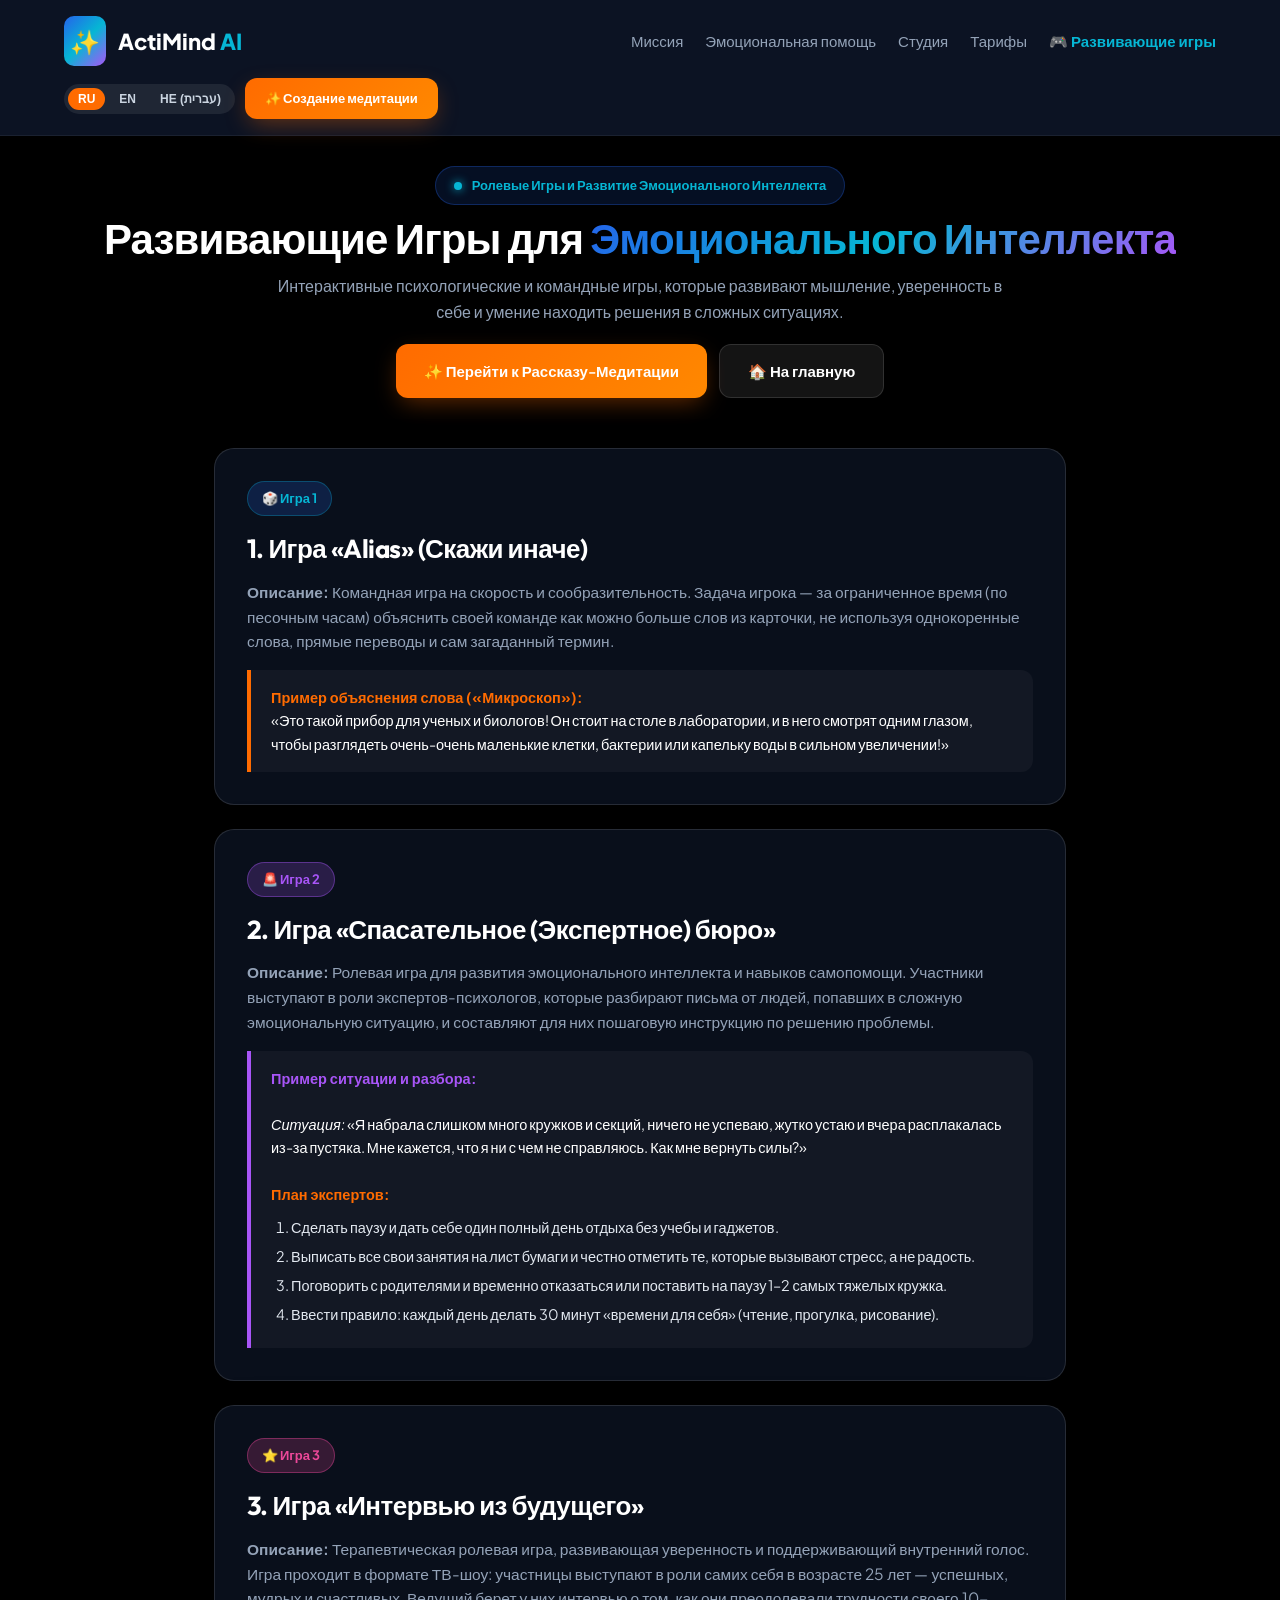
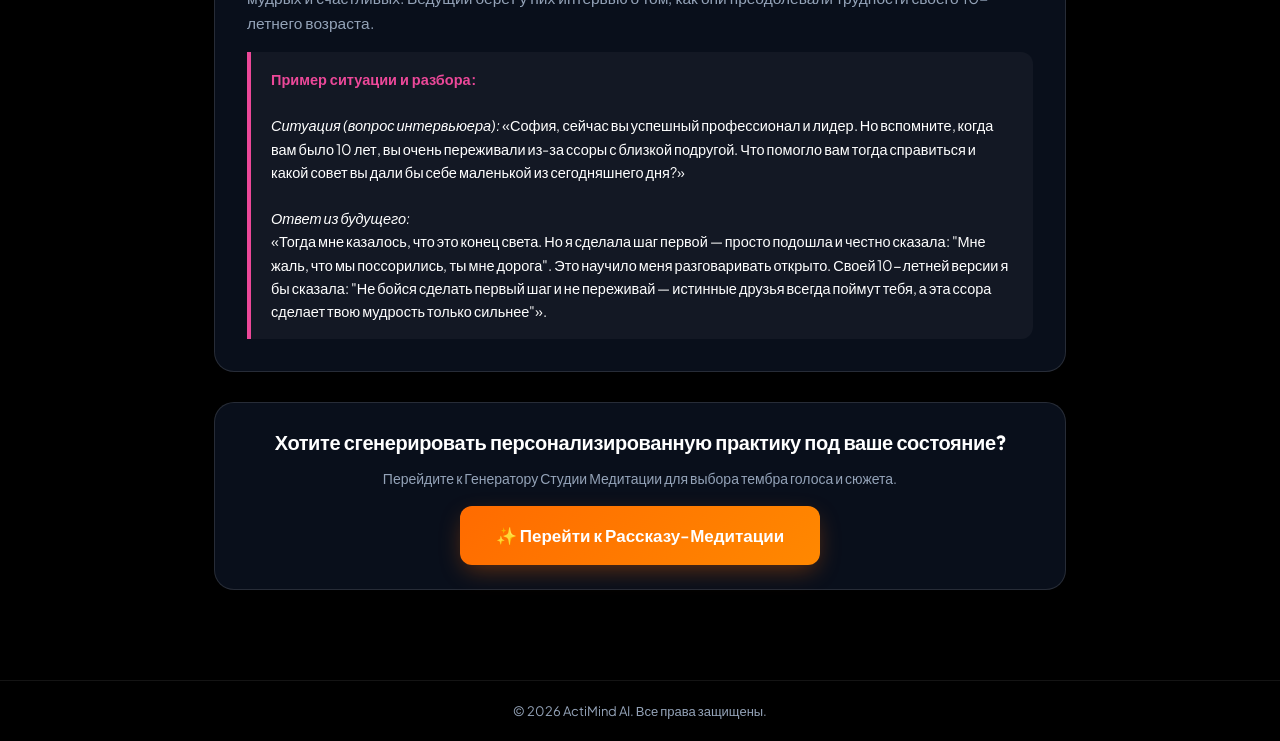
<file: games.html>
<!DOCTYPE html>
<html lang="ru" dir="ltr">
<head>
  <meta charset="UTF-8">
  <meta name="viewport" content="width=device-width, initial-scale=1.0">
  <title>Развивающие игры — ActiMind AI</title>
  <meta name="description" content="Развивающие ролевые игры и игры для развития эмоционального интеллекта детей: Alias, Спасательное бюро и Интервью из будущего.">
  <link rel="preconnect" href="https://fonts.googleapis.com">
  <link rel="preconnect" href="https://fonts.gstatic.com" crossorigin>
  <link href="https://fonts.googleapis.com/css2?family=Plus+Jakarta+Sans:wght@300;400;500;600;700;800&family=Outfit:wght@400;500;600;700;800&display=swap" rel="stylesheet">
  <link rel="stylesheet" href="styles.css">
  <style>
    .game-card {
      background: var(--bg-card);
      backdrop-filter: blur(16px);
      -webkit-backdrop-filter: blur(16px);
      border: 1px solid var(--bg-card-border);
      border-radius: var(--radius-card);
      padding: 32px;
      margin-bottom: 24px;
      box-shadow: 0 20px 40px rgba(0, 0, 0, 0.6);
      transition: transform 0.3s ease, border-color 0.3s ease;
    }
    .game-card:hover {
      border-color: rgba(37, 99, 235, 0.5);
      transform: translateY(-4px);
    }
    .game-badge {
      display: inline-block;
      background: rgba(37, 99, 235, 0.2);
      color: var(--color-cyan);
      border: 1px solid rgba(6, 182, 212, 0.3);
      padding: 6px 14px;
      border-radius: 20px;
      font-size: 13px;
      font-weight: 700;
      margin-bottom: 12px;
    }
    .example-box {
      background: rgba(255, 255, 255, 0.04);
      border-left: 4px solid var(--color-orange);
      padding: 16px 20px;
      border-radius: 0 12px 12px 0;
      margin-top: 16px;
      font-size: 14.5px;
      line-height: 1.6;
    }
    .example-box strong {
      color: var(--color-orange);
    }
    .step-list {
      margin-top: 10px;
      padding-left: 20px;
    }
    .step-list li {
      margin-bottom: 6px;
      color: #E2E8F0;
    }
  </style>
</head>
<body>

  <!-- Header / Navigation -->
  <header class="navbar">
    <div class="container nav-container">
      <a href="index.html" class="logo">
        <div class="logo-icon">✨</div>
        <span class="logo-text">ActiMind <span class="logo-accent">AI</span></span>
      </a>

      <nav class="nav-links">
        <a href="index.html#missions" data-i18n="nav_mission">Миссия</a>
        <a href="index.html#modes" data-i18n="nav_modes">Эмоциональная помощь</a>
        <a href="index.html#generator" data-i18n="nav_generator">Студия</a>
        <a href="index.html#pricing" data-i18n="nav_pricing">Тарифы</a>
        <a href="games.html" style="color: var(--color-cyan); font-weight: 700;" data-i18n="nav_games">🎮 Развивающие игры</a>
      </nav>

      <div class="nav-controls" style="display: flex; align-items: center; gap: 10px;">
        <div class="lang-switcher" style="display: flex; gap: 4px; background: rgba(255,255,255,0.08); padding: 4px; border-radius: 20px;">
          <button class="lang-btn active" onclick="switchGamesLanguage('ru', this)" style="border: none; background: #FF6B00; color: #fff; padding: 4px 10px; border-radius: 14px; font-weight: 700; cursor: pointer; font-size: 12px;">RU</button>
          <button class="lang-btn" onclick="switchGamesLanguage('en', this)" style="border: none; background: transparent; color: #cbd5e1; padding: 4px 10px; border-radius: 14px; font-weight: 700; cursor: pointer; font-size: 12px;">EN</button>
          <button class="lang-btn" onclick="switchGamesLanguage('he', this)" style="border: none; background: transparent; color: #cbd5e1; padding: 4px 10px; border-radius: 14px; font-weight: 700; cursor: pointer; font-size: 12px;">HE (עברית)</button>
        </div>
        <a href="index.html#generator" class="btn btn-primary btn-orange btn-sm" data-i18n="btn_create_med">✨ Создание медитации</a>
      </div>
    </div>
  </header>

  <!-- Main Hero Banner for Games -->
  <section class="hero-section" style="padding: 30px 0 20px;">
    <div class="container text-center">
      <div class="badge-pill" style="margin-bottom: 10px;">
        <span class="pulse-dot"></span>
        <span data-i18n="games_badge">Ролевые Игры и Развитие Эмоционального Интеллекта</span>
      </div>
      <h1 class="hero-title" style="font-size: 42px; margin-bottom: 10px;" data-i18n="games_hero_title">
        Развивающие Игры для <span class="text-gradient">Эмоционального Интеллекта</span>
      </h1>
      <p class="hero-subtitle" style="max-width: 750px; margin: 0 auto 20px; font-size: 16px;" data-i18n="games_hero_sub">
        Интерактивные психологические и командные игры, которые развивают мышление, уверенность в себе и умение находить решения в сложных ситуациях.
      </p>

      <div style="display: flex; gap: 12px; justify-content: center; flex-wrap: wrap; margin-bottom: 20px;">
        <a href="index.html#generator" class="btn btn-primary btn-orange btn-md" data-i18n="btn_go_med">
          ✨ Перейти к Рассказу-Медитации
        </a>
        <a href="index.html" class="btn btn-secondary btn-md" data-i18n="btn_go_home">
          🏠 На главную
        </a>
      </div>
    </div>
  </section>

  <!-- Games Content Section -->
  <section class="section" style="padding-top: 10px;">
    <div class="container" style="max-width: 900px;">
      
      <!-- Game 1: Alias -->
      <div class="game-card">
        <span class="game-badge" data-i18n="g1_badge">🎲 Игра 1</span>
        <h2 style="font-size: 26px; margin-bottom: 10px; color: #FFF;" data-i18n="g1_title">1. Игра «Alias» (Скажи иначе)</h2>
        <p style="font-size: 15.5px; color: var(--text-muted); margin-bottom: 14px;" data-i18n="g1_desc">
          <strong>Описание:</strong> Командная игра на скорость и сообразительность. Задача игрока — за ограниченное время (по песочным часам) объяснить своей команде как можно больше слов из карточки, не используя однокоренные слова, прямые переводы и сам загаданный термин.
        </p>

        <div class="example-box" data-i18n="g1_ex">
          <strong>Пример объяснения слова («Микроскоп»):</strong><br>
          «Это такой прибор для ученых и биологов! Он стоит на столе в лаборатории, и в него смотрят одним глазом, чтобы разглядеть очень-очень маленькие клетки, бактерии или капельку воды в сильном увеличении!»
        </div>
      </div>

      <!-- Game 2: Rescue Bureau -->
      <div class="game-card">
        <span class="game-badge" style="background: rgba(168, 85, 247, 0.2); color: var(--color-purple); border-color: rgba(168, 85, 247, 0.4);" data-i18n="g2_badge">🚨 Игра 2</span>
        <h2 style="font-size: 26px; margin-bottom: 10px; color: #FFF;" data-i18n="g2_title">2. Игра «Спасательное (Экспертное) бюро»</h2>
        <p style="font-size: 15.5px; color: var(--text-muted); margin-bottom: 14px;" data-i18n="g2_desc">
          <strong>Описание:</strong> Ролевая игра для развития эмоционального интеллекта и навыков самопомощи. Участники выступают в роли экспертов-психологов, которые разбирают письма от людей, попавших в сложную эмоциональную ситуацию, и составляют для них пошаговую инструкцию по решению проблемы.
        </p>

        <div class="example-box" style="border-left-color: var(--color-purple);" data-i18n="g2_ex">
          <strong style="color: var(--color-purple);">Пример ситуации и разбора:</strong><br><br>
          <em>Ситуация:</em> «Я набрала слишком много кружков и секций, ничего не успеваю, жутко устаю и вчера расплакалась из-за пустяка. Мне кажется, что я ни с чем не справляюсь. Как мне вернуть силы?»<br><br>
          <strong>План экспертов:</strong>
          <ol class="step-list">
            <li>Сделать паузу и дать себе один полный день отдыха без учебы и гаджетов.</li>
            <li>Выписать все свои занятия на лист бумаги и честно отметить те, которые вызывают стресс, а не радость.</li>
            <li>Поговорить с родителями и временно отказаться или поставить на паузу 1–2 самых тяжелых кружка.</li>
            <li>Ввести правило: каждый день делать 30 минут «времени для себя» (чтение, прогулка, рисование).</li>
          </ol>
        </div>
      </div>

      <!-- Game 3: Interview from Future -->
      <div class="game-card">
        <span class="game-badge" style="background: rgba(236, 72, 153, 0.2); color: var(--color-pink); border-color: rgba(236, 72, 153, 0.4);" data-i18n="g3_badge">⭐ Игра 3</span>
        <h2 style="font-size: 26px; margin-bottom: 10px; color: #FFF;" data-i18n="g3_title">3. Игра «Интервью из будущего»</h2>
        <p style="font-size: 15.5px; color: var(--text-muted); margin-bottom: 14px;" data-i18n="g3_desc">
          <strong>Описание:</strong> Терапевтическая ролевая игра, развивающая уверенность и поддерживающий внутренний голос. Игра проходит в формате ТВ-шоу: участницы выступают в роли самих себя в возрасте 25 лет — успешных, мудрых и счастливых. Ведущий берет у них интервью о том, как они преодолевали трудности своего 10-летнего возраста.
        </p>

        <div class="example-box" style="border-left-color: var(--color-pink);" data-i18n="g3_ex">
          <strong style="color: var(--color-pink);">Пример ситуации и разбора:</strong><br><br>
          <em>Ситуация (вопрос интервьюера):</em> «София, сейчас вы успешный профессионал и лидер. Но вспомните, когда вам было 10 лет, вы очень переживали из-за ссоры с близкой подругой. Что помогло вам тогда справиться и какой совет вы дали бы себе маленькой из сегодняшнего дня?»<br><br>
          <em>Ответ из будущего:</em><br>
          «Тогда мне казалось, что это конец света. Но я сделала шаг первой — просто подошла и честно сказала: "Мне жаль, что мы поссорились, ты мне дорога". Это научило меня разговаривать открыто. Своей 10-летней версии я бы сказала: "Не бойся сделать первый шаг и не переживай — истинные друзья всегда поймут тебя, а эта ссора сделает твою мудрость только сильнее"».
        </div>
      </div>

      <!-- Bottom Action Banner -->
      <div class="glass-card text-center" style="margin-top: 30px; padding: 24px;">
        <h3 style="font-size: 20px; margin-bottom: 8px;" data-i18n="games_bottom_cta_title">Хотите сгенерировать персонализированную практику под ваше состояние?</h3>
        <p style="color: var(--text-muted); font-size: 14px; margin-bottom: 16px;" data-i18n="games_bottom_cta_sub">Перейдите к Генератору Студии Медитации для выбора тембра голоса и сюжета.</p>
        <a href="index.html#generator" class="btn btn-primary btn-orange btn-lg" data-i18n="btn_go_med">
          ✨ Перейти к Рассказу-Медитации
        </a>
      </div>

    </div>
  </section>

  <!-- Footer -->
  <footer style="padding: 20px 0; border-top: 1px solid rgba(255,255,255,0.08); text-align: center; font-size: 13px; color: var(--text-muted);">
    <div class="container">
      <p data-i18n="games_copyright">© 2026 ActiMind AI. Все права защищены.</p>
    </div>
  </footer>

  <script>
    const gamesTranslations = {
      ru: {
        nav_mission: "Миссия",
        nav_modes: "Эмоциональная помощь",
        nav_generator: "Студия",
        nav_pricing: "Тарифы",
        nav_games: "🎮 Развивающие игры",
        btn_create_med: "✨ Создание медитации",
        games_badge: "Ролевые Игры и Развитие Эмоционального Интеллекта",
        games_hero_title: "Развивающие Игры для <span class=\"text-gradient\">Эмоционального Интеллекта</span>",
        games_hero_sub: "Интерактивные психологические и командные игры, которые развивают мышление, уверенность в себе и умение находить решения в сложных ситуациях.",
        btn_go_med: "✨ Перейти к Рассказу-Медитации",
        btn_go_home: "🏠 На главную",
        g1_badge: "🎲 Игра 1",
        g1_title: "1. Игра «Alias» (Скажи иначе)",
        g1_desc: "<strong>Описание:</strong> Командная игра на скорость и сообразительность. Задача игрока — за ограниченное время (по песочным часам) объяснить своей команде как можно больше слов из карточки, не используя однокоренные слова, прямые переводы и сам загаданный термин.",
        g1_ex: "<strong>Пример объяснения слова («Микроскоп»):</strong><br>«Это такой прибор для ученых и биологов! Он стоит на столе в лаборатории, и в него смотрят одним глазом, чтобы разглядеть очень-очень маленькие клетки, бактерии или капельку воды в сильном увеличении!»",
        g2_badge: "🚨 Игра 2",
        g2_title: "2. Игра «Спасательное (Экспертное) бюро»",
        g2_desc: "<strong>Описание:</strong> Ролевая игра для развития эмоционального интеллекта и навыков самопомощи. Участники выступают в роли экспертов-психологов, которые разбирают письма от людей, попавших в сложную эмоциональную ситуацию, и составляют для них пошаговую инструкцию по решению проблемы.",
        g2_ex: "<strong style=\"color: var(--color-purple);\">Пример ситуации и разбора:</strong><br><br><em>Ситуация:</em> «Я набрала слишком много кружков и секций, ничего не успеваю, жутко устаю и вчера расплакалась из-за пустяка. Мне кажется, что я ни с чем не справляюсь. Как мне вернуть силы?»<br><br><strong>План экспертов:</strong><ol class=\"step-list\"><li>Сделать паузу и дать себе один полный день отдыха без учебы и гаджетов.</li><li>Выписать все свои занятия на лист бумаги и честно отметить те, которые вызывают стресс, а не радость.</li><li>Поговорить с родителями и временно отказаться или поставить на паузу 1–2 самых тяжелых кружка.</li><li>Ввести правило: каждый день делать 30 минут «времени для себя» (чтение, прогулка, рисование).</li></ol>",
        g3_badge: "⭐ Игра 3",
        g3_title: "3. Игра «Интервью из будущего»",
        g3_desc: "<strong>Описание:</strong> Терапевтическая ролевая игра, развивающая уверенность и поддерживающий внутренний голос. Игра проходит в формате ТВ-шоу: участницы выступают в роли самих себя в возрасте 25 лет — успешных, мудрых и счастливых. Ведущий берет у них интервью о том, как они преодолевали трудности своего 10-летнего возраста.",
        g3_ex: "<strong style=\"color: var(--color-pink);\">Пример ситуации и разбора:</strong><br><br><em>Ситуация (вопрос интервьюера):</em> «София, сейчас вы успешный профессионал и лидер. Но вспомните, когда вам было 10 лет, вы очень переживали из-за ссоры с близкой подругой. Что помогло вам тогда справиться и какой совет вы дали бы себе маленькой из сегодняшнего дня?»<br><br><em>Ответ из будущего:</em><br>«Тогда мне казалось, что это конец света. Но я сделала шаг первой — просто подошла и честно сказала: \"Мне жаль, что мы поссорились, ты мне дорога\". Это научило меня разговаривать открыто. Своей 10-летней версии я бы сказала: \"Не бойся сделать первый шаг и не переживай — истинные друзья всегда поймут тебя, а эта ссора сделает твою мудрость только сильнее\"».",
        games_bottom_cta_title: "Хотите сгенерировать персонализированную практику под ваше состояние?",
        games_bottom_cta_sub: "Перейдите к Генератору Студии Медитации для выбора тембра голоса и сюжета.",
        games_copyright: "© 2026 ActiMind AI. Все права защищены."
      },
      en: {
        nav_mission: "Mission",
        nav_modes: "Emotional Support",
        nav_generator: "Studio",
        nav_pricing: "Pricing",
        nav_games: "🎮 Educational Games",
        btn_create_med: "✨ Create Meditation",
        games_badge: "Role-Playing Games & EQ Development",
        games_hero_title: "Educational Games for <span class=\"text-gradient\">Emotional Intelligence</span>",
        games_hero_sub: "Interactive psychological and team games that develop creative thinking, self-confidence, and proactive problem-solving.",
        btn_go_med: "✨ Go to Meditation Story",
        btn_go_home: "🏠 Home",
        g1_badge: "🎲 Game 1",
        g1_title: "1. \"Alias\" (Say it Differently)",
        g1_desc: "<strong>Description:</strong> A dynamic team game of wit and quick thinking. Players explain target words on cards without using root words, direct translations, or the word itself within a sand-timer countdown.",
        g1_ex: "<strong>Example explanation (\"Microscope\"):</strong><br>\"A scientific instrument in biology labs! You look through an eyepiece with one eye to inspect super tiny cells, bacteria, or a drop of pond water under immense magnification!\"",
        g2_badge: "🚨 Game 2",
        g2_title: "2. \"Rescue & Psychological Expert Bureau\"",
        g2_desc: "<strong>Description:</strong> A role-play game cultivating empathy and self-regulation. Participants act as expert psychologists analyzing letters from children facing emotional difficulties to craft actionable resolution guides.",
        g2_ex: "<strong style=\"color: var(--color-purple);\">Case Example:</strong><br><br><em>Situation:</em> \"I took too many after-school clubs, feel exhausted, and cried over nothing yesterday. How do I regain my strength?\"<br><br><strong>Expert Plan:</strong><ol class=\"step-list\"><li>Take a full day of screen-free restorative rest.</li><li>Write down all commitments and highlight those causing distress.</li><li>Consult parents to pause 1-2 demanding activities.</li><li>Adopt daily 30-minute self-care windows (reading, walking, drawing).</li></ol>",
        g3_badge: "⭐ Game 3",
        g3_title: "3. \"Interview from the Future\"",
        g3_desc: "<strong>Description:</strong> A therapeutic role-playing game building self-confidence and a nurturing inner voice. In a TV-show format, participants portray their 25-year-old wise, fulfilled selves mentoring their 10-year-old childhood self.",
        g3_ex: "<strong style=\"color: var(--color-pink);\">Interview Transcript:</strong><br><br><em>Interviewer:</em> \"Sophia, as a thriving leader today, what wisdom would you give your 10-year-old self who felt devastated after a friendship quarrel?\"<br><br><em>Future Self:</em> \"It felt like the end of the world back then, but taking the initiative to say 'I value our friendship' taught me open communication. Never fear making the first step—true friends will understand, and every challenge only deepens your wisdom.\"",
        games_bottom_cta_title: "Ready to generate a tailored meditation for your child?",
        games_bottom_cta_sub: "Explore the Meditation Studio Generator to customize voice timbre and soothing storylines.",
        games_copyright: "© 2026 ActiMind AI. All rights reserved."
      },
      he: {
        nav_mission: "משימה",
        nav_modes: "תמיכה רגשית",
        nav_generator: "סטודיו",
        nav_pricing: "מחירון",
        nav_games: "🎮 משחקים מפתחים",
        btn_create_med: "✨ יצירת מדיטציה",
        games_badge: "משחקי תפקידים ופיתוח אינטליגנציה רגשית",
        games_hero_title: "משחקים מפתחים עבור <span class=\"text-gradient\">אינטליגנציה רגשית</span>",
        games_hero_sub: "משחקים פסיכולוגיים וקבוצתיים אינטראקטיביים המפתחים חשיבה גמישה, ביטחון עצמי ומציאת פתרונות במצבים מורכבים.",
        btn_go_med: "✨ מעבר לסיפור המדיטציה",
        btn_go_home: "🏠 לדף הבית",
        g1_badge: "🎲 משחק 1",
        g1_title: "1. משחק «Alias» (תאר במילים אחרות)",
        g1_desc: "<strong>תיאור:</strong> משחק קבוצתי מהיר לפיתוח מהירות מחשבה ושפה. המטרה היא להסביר כמה שיותר מילים מהכרטיסייה בזמן מוגבל, מבלי להשתמש במילה עצמה או בשרשיה.",
        g1_ex: "<strong>דוגמה להסבר מילה (״מיקרוסקופ״):</strong><br>״זה מכשיר שמשמש מדענים וביולוגים במעבדה! מביטים בו בעין אחת כדי לראות תאים זעירים מאוד, חיידקים או טיפת מים בהגדלה ענקית!״",
        g2_badge: "🚨 משחק 2",
        g2_title: "2. משחק «לשכת המומחים וההצלה»",
        g2_desc: "<strong>תיאור:</strong> משחק תפקידים לפיתוח אמפתיה ועזרה עצמית. המשתתפים פועלים כמומחים פסיכולוגים המנתחים מכתבים מילדים שנקלעו למצוקה רגשית ובונים עבורם תוכנית פעולה מעשית.",
        g2_ex: "<strong style=\"color: var(--color-purple);\">דוגמה למקרה וניתוח:</strong><br><br><em>המקרה:</em> ״נרשמתי ליותר מדי חוגים, אני לא עומדת בעומס ובכיתי אתמול משטות. איך להחזיר לעצמי כוחות?״<br><br><strong>תוכנית המומחים:</strong><ol class=\"step-list\"><li>לקחת יום שלם של מנוחה ללא לימודים ומסכים.</li><li>לרשום את כל הפעילויות ולסמן מה גורם ללחץ ולא להנאה.</li><li>לשוחח עם ההורים ולהקפיא זמנית 1-2 חוגים עמוסים.</li><li>להקדיש 30 דקות ביום לפעילות אישית מרגיעה (קריאה, טיול, ציור).</li></ol>",
        g3_badge: "⭐ משחק 3",
        g3_title: "3. משחק «ראיון מהעתיד»",
        g3_desc: "<strong>תיאור:</strong> משחק תפקידים טיפולי לפיתוח קול פנימי תומך וביטחון עצמי. בפורמט של תוכנית טלוויזיה, המשתתפות מגלמות את עצמן בגיל 25 — חכמות ומאושרות — ומספרות כיצד התגברו על משברים בגיל 10.",
        g3_ex: "<strong style=\"color: var(--color-pink);\">תמליל ראיון:</strong><br><br><em>המראיין:</em> ״סופיה, כמובילה מצליחה כיום, איזה טיעון היית נותנת לעצמך בגיל 10 כשהיית במשבר מריבה עם חברה?״<br><br><em>העצמי מהעתיד:</em> ״אז זה נראה כמו סוף העולם, אך עשיתי את הצעד הראשון ואמרתי בכנות שחשוב לי הקשר שלנו. אל תפחדי ליזום — חברים אמיתיים תמיד יבינו, וכל קושי רק מחזק את החוכמה שלך.״",
        games_bottom_cta_title: "רוצים ליצור תרגול מדיטציה מותאם אישית למצבכם?",
        games_bottom_cta_sub: "עברו לסטודיו מחולל המדיטציות לבחירת גוון הקול והעלילה המרגיעה.",
        games_copyright: "© 2026 ActiMind AI. כל הזכויות שמורות."
      }
    };

    function switchGamesLanguage(langKey, btnEl) {
      document.querySelectorAll('.lang-btn').forEach(btn => {
        btn.style.background = 'transparent';
        btn.style.color = '#cbd5e1';
        btn.classList.remove('active');
      });

      if (btnEl) {
        btnEl.style.background = '#FF6B00';
        btnEl.style.color = '#fff';
        btnEl.classList.add('active');
      }

      if (langKey === 'he') {
        document.documentElement.setAttribute('dir', 'rtl');
        document.documentElement.setAttribute('lang', 'he');
      } else {
        document.documentElement.setAttribute('dir', 'ltr');
        document.documentElement.setAttribute('lang', langKey);
      }

      const dict = gamesTranslations[langKey];
      if (dict) {
        document.querySelectorAll('[data-i18n]').forEach(el => {
          const key = el.getAttribute('data-i18n');
          if (dict[key]) {
            el.innerHTML = dict[key];
          }
        });
      }
    }

    window.switchGamesLanguage = switchGamesLanguage;
  </script>
</body>
</html>
</file>
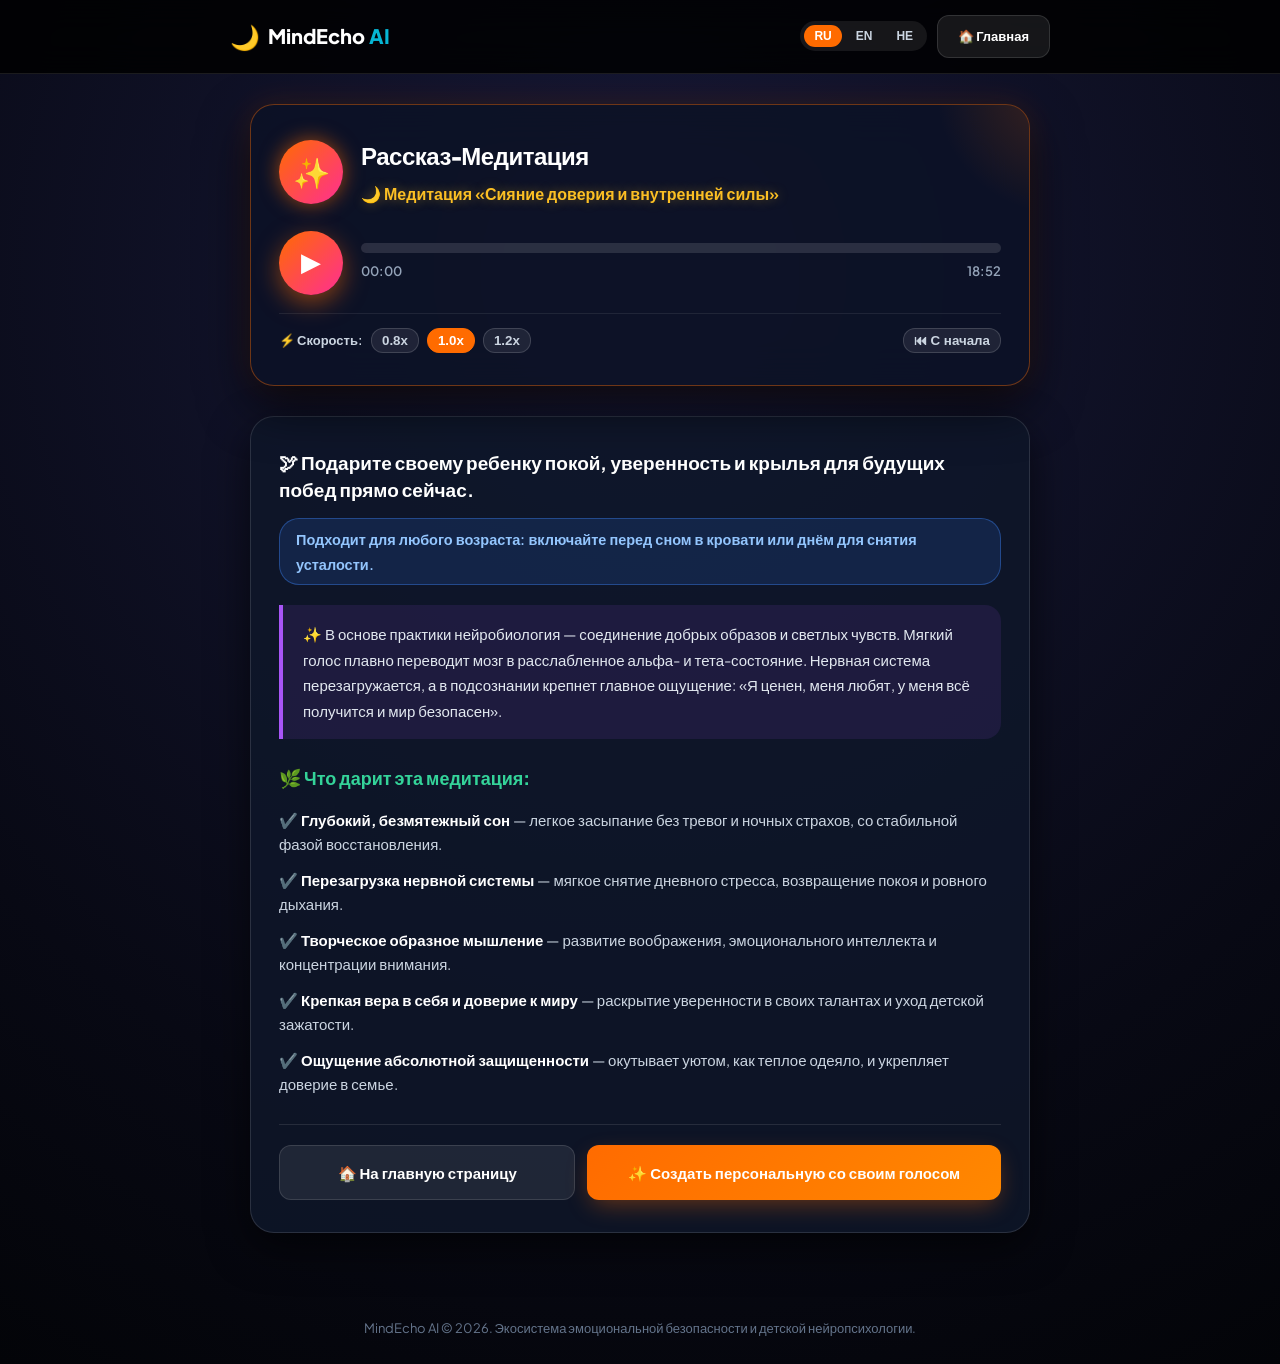
<file: meditation.html>
﻿<!DOCTYPE html>
<html lang="ru" dir="ltr">
<head>
  <meta charset="UTF-8">
  <meta name="viewport" content="width=device-width, initial-scale=1.0">
  <title>🌙 Медитация «Сияние доверия и внутренней силы» — MindEcho AI</title>
  <meta name="description" content="Рассказ-медитация для детей и родителей: глубокий сон, снятие дневного стресса, развитие эмоционального интеллекта и уверенности.">
  <link rel="preconnect" href="https://fonts.googleapis.com">
  <link rel="preconnect" href="https://fonts.gstatic.com" crossorigin>
  <link href="https://fonts.googleapis.com/css2?family=Plus+Jakarta+Sans:wght@300;400;500;600;700;800&family=Outfit:wght@400;500;600;700;800&display=swap" rel="stylesheet">
  <link rel="stylesheet" href="styles.css">
  <style>
    :root {
      --bg-space: #070913;
      --card-bg: rgba(15, 23, 42, 0.85);
      --accent-gold: #fbbf24;
      --accent-purple: #a855f7;
    }
    body {
      background: radial-gradient(circle at 50% 20%, #171938 0%, #080914 70%, #030408 100%) !important;
      color: #ffffff;
      min-height: 100vh;
      display: flex;
      flex-direction: column;
      font-family: 'Plus Jakarta Sans', sans-serif;
    }
    .med-container {
      max-width: 820px;
      margin: 0 auto;
      padding: 30px 20px 60px 20px;
      width: 100%;
    }
    .med-player-card {
      background: rgba(13, 18, 38, 0.9);
      border: 1px solid rgba(255, 107, 0, 0.4);
      border-radius: 24px;
      padding: 32px 28px;
      box-shadow: 0 20px 50px rgba(0, 0, 0, 0.7), 0 0 30px rgba(255, 107, 0, 0.15);
      backdrop-filter: blur(20px);
      -webkit-backdrop-filter: blur(20px);
      margin-bottom: 30px;
      position: relative;
      overflow: hidden;
    }
    .med-player-card::before {
      content: '';
      position: absolute;
      top: -50%;
      right: -20%;
      width: 250px;
      height: 250px;
      background: radial-gradient(circle, rgba(255, 107, 0, 0.2) 0%, transparent 70%);
      pointer-events: none;
    }
    .player-header-flex {
      display: flex;
      align-items: center;
      gap: 18px;
      margin-bottom: 24px;
    }
    .disc-spin-large {
      width: 64px;
      height: 64px;
      border-radius: 50%;
      background: linear-gradient(135deg, #FF6B00, #FF2E93);
      display: flex;
      align-items: center;
      justify-content: center;
      font-size: 30px;
      box-shadow: 0 0 20px rgba(255, 107, 0, 0.6);
      flex-shrink: 0;
      animation: spin 8s linear infinite;
    }
    .disc-spin-large.paused {
      animation-play-state: paused;
    }
    @keyframes spin {
      100% { transform: rotate(360deg); }
    }
    .player-titles h2 {
      font-size: 24px;
      font-weight: 800;
      color: #ffffff;
      margin: 0 0 6px 0;
      letter-spacing: -0.5px;
    }
    .player-titles p {
      font-size: 16px;
      font-weight: 600;
      color: #fbbf24;
      margin: 0;
      text-shadow: 0 0 12px rgba(251, 191, 36, 0.4);
    }
    .controls-row {
      display: flex;
      align-items: center;
      gap: 18px;
      margin-top: 20px;
    }
    .btn-play-large {
      width: 64px;
      height: 64px;
      border-radius: 50%;
      background: linear-gradient(135deg, #FF6B00 0%, #FF2E93 100%);
      border: none;
      color: #ffffff;
      font-size: 26px;
      cursor: pointer;
      display: flex;
      align-items: center;
      justify-content: center;
      box-shadow: 0 8px 25px rgba(255, 107, 0, 0.5);
      transition: transform 0.2s, box-shadow 0.2s;
      flex-shrink: 0;
    }
    .btn-play-large:hover {
      transform: scale(1.06);
      box-shadow: 0 10px 30px rgba(255, 107, 0, 0.7);
    }
    .progress-wrapper {
      flex: 1;
      display: flex;
      flex-direction: column;
      gap: 8px;
    }
    .progress-bar-interactive {
      width: 100%;
      height: 10px;
      background: rgba(255, 255, 255, 0.12);
      border-radius: 6px;
      position: relative;
      cursor: pointer;
      overflow: hidden;
    }
    .progress-fill-active {
      width: 0%;
      height: 100%;
      background: linear-gradient(90deg, #FF6B00, #FF2E93, #a855f7);
      border-radius: 6px;
      transition: width 0.15s linear;
    }
    .time-indicators {
      display: flex;
      justify-content: space-between;
      font-size: 13px;
      color: #94a3b8;
      font-weight: 600;
    }
    .extra-controls {
      display: flex;
      justify-content: space-between;
      align-items: center;
      margin-top: 18px;
      padding-top: 14px;
      border-top: 1px solid rgba(255, 255, 255, 0.08);
      font-size: 13px;
      color: #cbd5e1;
    }
    .speed-btn {
      background: rgba(255, 255, 255, 0.08);
      border: 1px solid rgba(255, 255, 255, 0.15);
      color: #cbd5e1;
      padding: 4px 10px;
      border-radius: 12px;
      cursor: pointer;
      font-weight: 600;
      transition: all 0.2s;
    }
    .speed-btn:hover, .speed-btn.active {
      background: #FF6B00;
      color: #fff;
      border-color: #FF6B00;
    }
    .desc-card {
      background: var(--card-bg);
      border: 1px solid rgba(255, 255, 255, 0.12);
      border-radius: 24px;
      padding: 32px 28px;
      box-shadow: 0 15px 40px rgba(0, 0, 0, 0.6);
      line-height: 1.7;
    }
    .intro-banner {
      font-size: 19px;
      font-weight: 700;
      color: #ffffff;
      margin-bottom: 14px;
      line-height: 1.45;
    }
    .suitable-badge {
      display: inline-block;
      background: rgba(59, 130, 246, 0.15);
      border: 1px solid rgba(59, 130, 246, 0.4);
      color: #93c5fd;
      padding: 8px 16px;
      border-radius: 20px;
      font-size: 14.5px;
      font-weight: 600;
      margin-bottom: 20px;
    }
    .neuro-box {
      background: rgba(168, 85, 247, 0.1);
      border-left: 4px solid #a855f7;
      padding: 16px 20px;
      border-radius: 0 16px 16px 0;
      margin-bottom: 24px;
      color: #e2e8f0;
      font-size: 15px;
    }
    [dir="rtl"] .neuro-box {
      border-left: none;
      border-right: 4px solid #a855f7;
      border-radius: 16px 0 0 16px;
    }
    .benefits-title {
      font-size: 18px;
      font-weight: 800;
      color: #34d399;
      margin-bottom: 14px;
    }
    .benefits-list {
      list-style: none;
      padding: 0;
      margin: 0 0 28px 0;
      display: flex;
      flex-direction: column;
      gap: 12px;
    }
    .benefits-list li {
      font-size: 15px;
      color: #cbd5e1;
      padding-left: 0;
      line-height: 1.6;
    }
    .benefits-list li strong {
      color: #ffffff;
    }
    .action-row {
      display: flex;
      gap: 12px;
      flex-wrap: wrap;
      margin-top: 24px;
      padding-top: 20px;
      border-top: 1px solid rgba(255, 255, 255, 0.1);
    }
  </style>
</head>
<body>
  <!-- Navbar -->
  <nav class="navbar" style="background: rgba(0,0,0,0.85); backdrop-filter: blur(16px); border-bottom: 1px solid rgba(255,255,255,0.1); padding: 15px 0; position: sticky; top: 0; z-index: 100;">
    <div class="container" style="display: flex; justify-content: space-between; align-items: center; max-width: 860px; margin: 0 auto; padding: 0 20px;">
      <a href="index.html" class="logo" style="text-decoration: none; display: flex; align-items: center; gap: 8px;">
        <span style="font-size: 24px;">🌙</span>
        <span class="logo-text" style="font-size: 20px; font-weight: 800; color: #fff;">MindEcho <span style="color: var(--color-cyan);">AI</span></span>
      </a>
      <div style="display: flex; align-items: center; gap: 10px;">
        <div class="lang-switcher" style="display: flex; gap: 4px; background: rgba(255,255,255,0.08); padding: 4px; border-radius: 20px;">
          <button class="lang-btn active" onclick="switchMedLanguage('ru', this)" style="border: none; background: #FF6B00; color: #fff; padding: 4px 10px; border-radius: 14px; font-weight: 700; cursor: pointer; font-size: 12px;">RU</button>
          <button class="lang-btn" onclick="switchMedLanguage('en', this)" style="border: none; background: transparent; color: #cbd5e1; padding: 4px 10px; border-radius: 14px; font-weight: 700; cursor: pointer; font-size: 12px;">EN</button>
          <button class="lang-btn" onclick="switchMedLanguage('he', this)" style="border: none; background: transparent; color: #cbd5e1; padding: 4px 10px; border-radius: 14px; font-weight: 700; cursor: pointer; font-size: 12px;">HE</button>
        </div>
        <a href="index.html" class="btn btn-secondary btn-sm" style="text-decoration: none;" data-i18n="nav_home">🏠 Главная</a>
      </div>
    </div>
  </nav>

  <!-- Main Content Container -->
  <main class="med-container">
    <!-- Standalone Player Card -->
    <div class="med-player-card">
      <div class="player-header-flex">
        <div id="disc-spin" class="disc-spin-large paused">✨</div>
        <div class="player-titles">
          <h2 id="med-title" data-i18n="player_title">Рассказ-Медитация</h2>
          <p id="med-subtitle" data-i18n="player_sub">🌙 Медитация «Сияние доверия и внутренней силы»</p>
        </div>
      </div>

      <!-- Controls & Progress -->
      <div class="controls-row">
        <button id="med-play-btn" class="btn-play-large" onclick="toggleMedAudio()" aria-label="Play audio">▶</button>
        <div class="progress-wrapper">
          <div id="med-progress-bar" class="progress-bar-interactive" onclick="seekMedAudio(event)">
            <div id="med-progress-fill" class="progress-fill-active"></div>
          </div>
          <div class="time-indicators">
            <span id="med-time-current">00:00</span>
            <span id="med-time-total">--:--</span>
          </div>
        </div>
      </div>

      <!-- Extra Controls (Speed & Replay) -->
      <div class="extra-controls">
        <div style="display: flex; align-items: center; gap: 8px;">
          <span data-i18n="lbl_speed" style="font-weight: 600;">⚡ Скорость:</span>
          <button class="speed-btn" onclick="setMedSpeed(0.8, this)">0.8x</button>
          <button class="speed-btn active" onclick="setMedSpeed(1.0, this)">1.0x</button>
          <button class="speed-btn" onclick="setMedSpeed(1.2, this)">1.2x</button>
        </div>
        <div>
          <button class="speed-btn" onclick="restartMedAudio()" data-i18n="btn_restart">⏮ С начала</button>
        </div>
      </div>
    </div>

    <!-- Meditation Detailed Description Card -->
    <div class="desc-card">
      <div class="intro-banner" data-i18n="med_intro">
        🕊 Подарите своему ребенку покой, уверенность и крылья для будущих побед прямо сейчас.
      </div>

      <div class="suitable-badge" data-i18n="med_suitable">
        Подходит для любого возраста: включайте перед сном в кровати или днём для снятия усталости.
      </div>

      <div class="neuro-box" data-i18n="med_neuro">
        ✨ В основе практики нейробиология — соединение добрых образов и светлых чувств. Мягкий голос плавно переводит мозг в расслабленное альфа- и тета-состояние. Нервная система перезагружается, а в подсознании крепнет главное ощущение: «Я ценен, меня любят, у меня всё получится и мир безопасен».
      </div>

      <div class="benefits-title" data-i18n="benefits_title">
        🌿 Что дарит эта медитация:
      </div>

      <ul class="benefits-list">
        <li data-i18n="b1">✔️ <strong>Глубокий, безмятежный сон</strong> — легкое засыпание без тревог и ночных страхов, со стабильной фазой восстановления.</li>
        <li data-i18n="b2">✔️ <strong>Перезагрузка нервной системы</strong> — мягкое снятие дневного стресса, возвращение покоя и ровного дыхания.</li>
        <li data-i18n="b3">✔️ <strong>Творческое образное мышление</strong> — развитие воображения, эмоционального интеллекта и концентрации внимания.</li>
        <li data-i18n="b4">✔️ <strong>Крепкая вера в себя и доверие к миру</strong> — раскрытие уверенности в своих талантах и уход детской зажатости.</li>
        <li data-i18n="b5">✔️ <strong>Ощущение абсолютной защищенности</strong> — окутывает уютом, как теплое одеяло, и укрепляет доверие в семье.</li>
      </ul>

      <div class="action-row">
        <a href="index.html" class="btn btn-secondary btn-md" style="flex: 1; min-width: 200px; text-align: center; text-decoration: none;" data-i18n="btn_home">🏠 На главную страницу</a>
        <a href="index.html#generator" class="btn btn-primary btn-md btn-orange" style="flex: 1.5; min-width: 240px; text-align: center; text-decoration: none;" data-i18n="btn_create_voice">✨ Создать персональную со своим голосом</a>
      </div>
    </div>
  </main>

  <footer style="text-align: center; padding: 25px 20px; color: #64748b; font-size: 13px;">
    MindEcho AI © 2026. Экосистема эмоциональной безопасности и детской нейропсихологии.
  </footer>

  <script>
    const MED_AUDIO_SRC = "meditation1.mp3";
    let medAudio = new Audio(MED_AUDIO_SRC);
    let isPlaying = false;

    const medTranslations = {
      ru: {
        nav_home: "🏠 Главная",
        player_title: "Рассказ-Медитация",
        player_sub: "🌙 Медитация «Сияние доверия и внутренней силы»",
        lbl_speed: "⚡ Скорость:",
        btn_restart: "⏮ С начала",
        med_intro: "🕊 Подарите своему ребенку покой, уверенность и крылья для будущих побед прямо сейчас.",
        med_suitable: "Подходит для любого возраста: включайте перед сном в кровати или днём для снятия усталости.",
        med_neuro: "✨ В основе практики нейробиология — соединение добрых образов и светлых чувств. Мягкий голос плавно переводит мозг в расслабленное альфа- и тета-состояние. Нервная система перезагружается, а в подсознании крепнет главное ощущение: «Я ценен, меня любят, у меня всё получится и мир безопасен».",
        benefits_title: "🌿 Что дарит эта медитация:",
        b1: "✔️ <strong>Глубокий, безмятежный сон</strong> — легкое засыпание без тревог и ночных страхов, со стабильной фазой восстановления.",
        b2: "✔️ <strong>Перезагрузка нервной системы</strong> — мягкое снятие дневного стресса, возвращение покоя и ровного дыхания.",
        b3: "✔️ <strong>Творческое образное мышление</strong> — развитие воображения, эмоционального интеллекта и концентрации внимания.",
        b4: "✔️ <strong>Крепкая вера в себя и доверие к миру</strong> — раскрытие уверенности в своих талантах и уход детской зажатости.",
        b5: "✔️ <strong>Ощущение абсолютной защищенности</strong> — окутывает уютом, как теплое одеяло, и укрепляет доверие в семье.",
        btn_home: "🏠 На главную страницу",
        btn_create_voice: "✨ Создать персональную со своим голосом"
      },
      en: {
        nav_home: "🏠 Home",
        player_title: "Story-Meditation",
        player_sub: "🌙 Meditation 'Radiance of Trust & Inner Strength'",
        lbl_speed: "⚡ Speed:",
        btn_restart: "⏮ Restart",
        med_intro: "🕊 Give your child peace, confidence, and wings for future victories right now.",
        med_suitable: "Suitable for all ages: play at bedtime in bed or during the day to relieve fatigue.",
        med_neuro: "✨ At the heart of the practice is neurobiology — the synthesis of warm imagery and uplifting emotions. The gentle soothing voice smoothly transitions the brain into relaxed alpha and theta states. The nervous system resets, anchoring the vital core belief in the subconscious: «I am valued, I am loved, I will succeed, and the world is safe».",
        benefits_title: "🌿 What this meditation provides:",
        b1: "✔️ <strong>Deep, serene sleep</strong> — easy falling asleep without anxiety or nightmares, with stable restorative phases.",
        b2: "✔️ <strong>Nervous system reset</strong> — gentle relief of daily stress, restoring calm and steady breathing.",
        b3: "✔️ <strong>Creative imaginative thinking</strong> — developing imagination, emotional intelligence (EQ), and sustained focus.",
        b4: "✔️ <strong>Strong self-belief & trust in the world</strong> — unlocking confidence in one's talents and eliminating childhood inhibitions.",
        b5: "✔️ <strong>Feeling of absolute security</strong> — wraps in comfort like a warm blanket and strengthens family bonds.",
        btn_home: "🏠 Back to Home",
        btn_create_voice: "✨ Create with Your Voice"
      },
      he: {
        nav_home: "🏠 ראשי",
        player_title: "סיפור-מדיטציה",
        player_sub: "🌙 מדיטציה «זוהר של אמון ועוצמה פנימית»",
        lbl_speed: "⚡ מהירות:",
        btn_restart: "⏮ מההתחלה",
        med_intro: "🕊 העניקו לילדכם שלווה, ביטחון עצמי וכנפיים להצלחה כבר עכשיו.",
        med_suitable: "מתאים לכל גיל: להשמעה לפני השינה במיטה או במהלך היום להפגת עייפות.",
        med_neuro: "✨ בבסיס התרגול עומדת נוירוביולוגיה — חיבור של דימויים מיטיבים ורגשות חיוביים. קול רך מעביר את המוח בעדינות למצב אלפא ותטא רגוע. מערכת העצבים מתאפסת, ובתת-המודע מתחזקת התחושה המרכזית: «אני בעל ערך, אני אהוב, אני אצליח והעולם בטוח עבורי».",
        benefits_title: "🌿 מה מעניקה המדיטציה הזו:",
        b1: "✔️ <strong>שינה עמוקה ושלווה</strong> — הירדמות קלה ללא חרדות או פחדי לילה, עם שלבי התאוששות יציבים.",
        b2: "✔️ <strong>איפוס מערכת העצבים</strong> — שחרור עדין ממתחי היום, החזרת השלווה ונשימה סדירה.",
        b3: "✔️ <strong>חשיבה יצירתית ודמיון מפותח</strong> — פיתוח אינטליגנציה רגשית (EQ), דמיון ומיקוד קשב.",
        b4: "✔️ <strong>אמונה עצמית חזקה ואמון בעולם</strong> — גילוי ביטחון בכישורים והסרת מחסומים רגשיים.",
        b5: "✔️ <strong>תחושת מוגנות מוחלטת</strong> — עוטפת בחמימות כמו שמיכה נעימה ומחזקת את האמון במשפחה.",
        btn_home: "🏠 חזרה לדף הראשי",
        btn_create_voice: "✨ צור מדיטציה בקולך האישי"
      }
    };

    function formatTime(seconds) {
      if (isNaN(seconds) || seconds === Infinity) return "00:00";
      const m = Math.floor(seconds / 60);
      const s = Math.floor(seconds % 60).toString().padStart(2, '0');
      return `${m}:${s}`;
    }

    function initMedPlayer() {
      const playBtn = document.getElementById('med-play-btn');
      const discSpin = document.getElementById('disc-spin');
      const progressFill = document.getElementById('med-progress-fill');
      const timeCur = document.getElementById('med-time-current');
      const timeTot = document.getElementById('med-time-total');

      medAudio.addEventListener('loadedmetadata', () => {
        timeTot.innerText = formatTime(medAudio.duration);
      });

      medAudio.addEventListener('timeupdate', () => {
        if (medAudio.duration) {
          const pct = (medAudio.currentTime / medAudio.duration) * 100;
          progressFill.style.width = pct + '%';
          timeCur.innerText = formatTime(medAudio.currentTime);
          timeTot.innerText = formatTime(medAudio.duration);
        }
      });

      medAudio.addEventListener('ended', () => {
        isPlaying = false;
        playBtn.innerText = "▶";
        discSpin.classList.add('paused');
        progressFill.style.width = "100%";
      });

      // Try autoplay on page entry
      const playPromise = medAudio.play();
      if (playPromise !== undefined) {
        playPromise.then(() => {
          isPlaying = true;
          playBtn.innerText = "⏸";
          discSpin.classList.remove('paused');
        }).catch(err => {
          console.log("Autoplay waiting for user interaction:", err);
          isPlaying = false;
          playBtn.innerText = "▶";
          discSpin.classList.add('paused');
        });
      }
    }

    function toggleMedAudio() {
      const playBtn = document.getElementById('med-play-btn');
      const discSpin = document.getElementById('disc-spin');

      if (isPlaying) {
        medAudio.pause();
        isPlaying = false;
        playBtn.innerText = "▶";
        discSpin.classList.add('paused');
      } else {
        medAudio.play().then(() => {
          isPlaying = true;
          playBtn.innerText = "⏸";
          discSpin.classList.remove('paused');
        }).catch(err => {
          console.error("Audio play error:", err);
        });
      }
    }

    function seekMedAudio(event) {
      const bar = document.getElementById('med-progress-bar');
      const rect = bar.getBoundingClientRect();
      const clickX = event.clientX - rect.left;
      const width = rect.width;
      if (width > 0 && medAudio.duration) {
        const ratio = Math.max(0, Math.min(1, clickX / width));
        medAudio.currentTime = ratio * medAudio.duration;
      }
    }

    function restartMedAudio() {
      medAudio.currentTime = 0;
      if (!isPlaying) {
        toggleMedAudio();
      }
    }

    function setMedSpeed(rate, btnEl) {
      medAudio.playbackRate = rate;
      document.querySelectorAll('.speed-btn').forEach(b => {
        if (b.innerText.includes('x')) b.classList.remove('active');
      });
      if (btnEl) btnEl.classList.add('active');
    }

    function switchMedLanguage(lang, btnEl) {
      const dict = medTranslations[lang];
      if (!dict) return;

      document.querySelectorAll('.lang-btn').forEach(b => {
        b.classList.remove('active');
        b.style.background = 'transparent';
        b.style.color = '#cbd5e1';
      });
      if (btnEl) {
        btnEl.classList.add('active');
        btnEl.style.background = '#FF6B00';
        btnEl.style.color = '#fff';
      }

      if (lang === 'he') {
        document.documentElement.setAttribute('dir', 'rtl');
        document.documentElement.setAttribute('lang', 'he');
      } else {
        document.documentElement.setAttribute('dir', 'ltr');
        document.documentElement.setAttribute('lang', lang);
      }

      document.querySelectorAll('[data-i18n]').forEach(el => {
        const key = el.getAttribute('data-i18n');
        if (dict[key]) {
          el.innerHTML = dict[key];
        }
      });
    }

    document.addEventListener('DOMContentLoaded', () => {
      initMedPlayer();
    });
  </script>
</body>
</html>
</file>
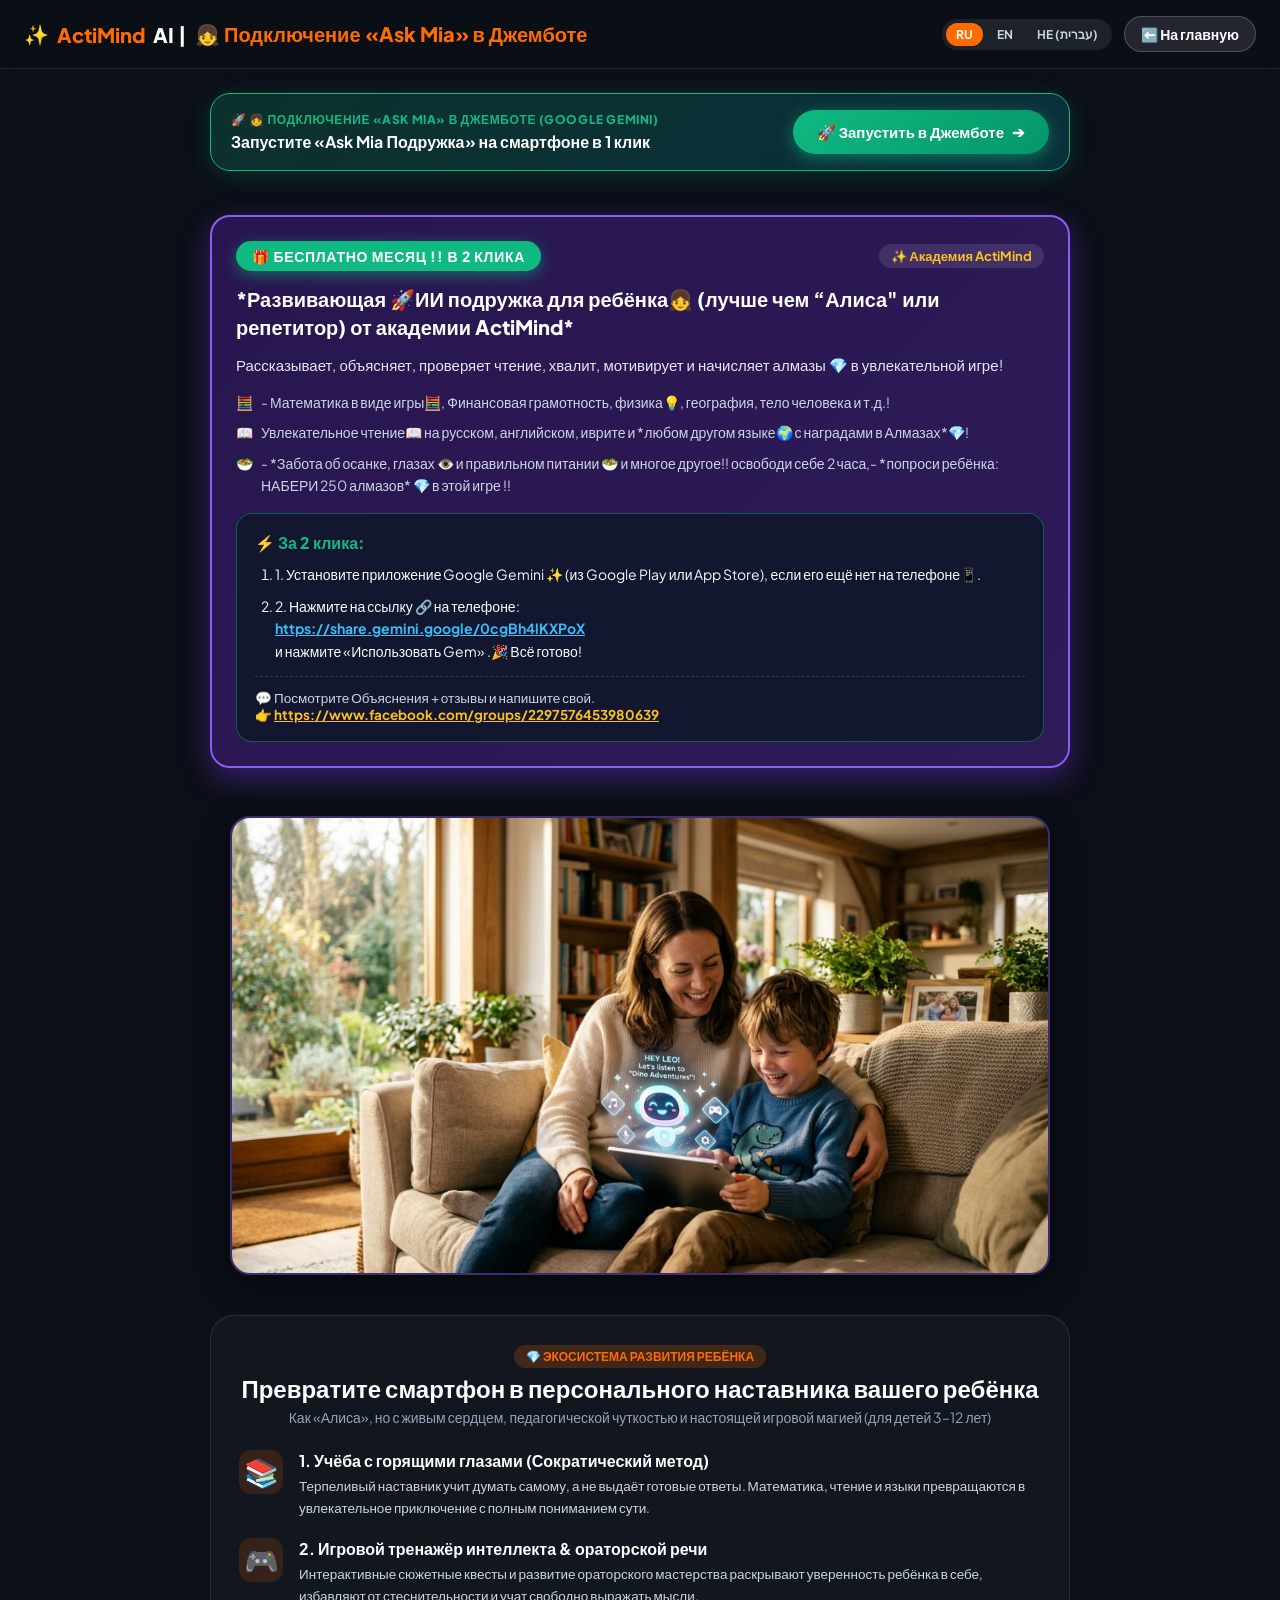
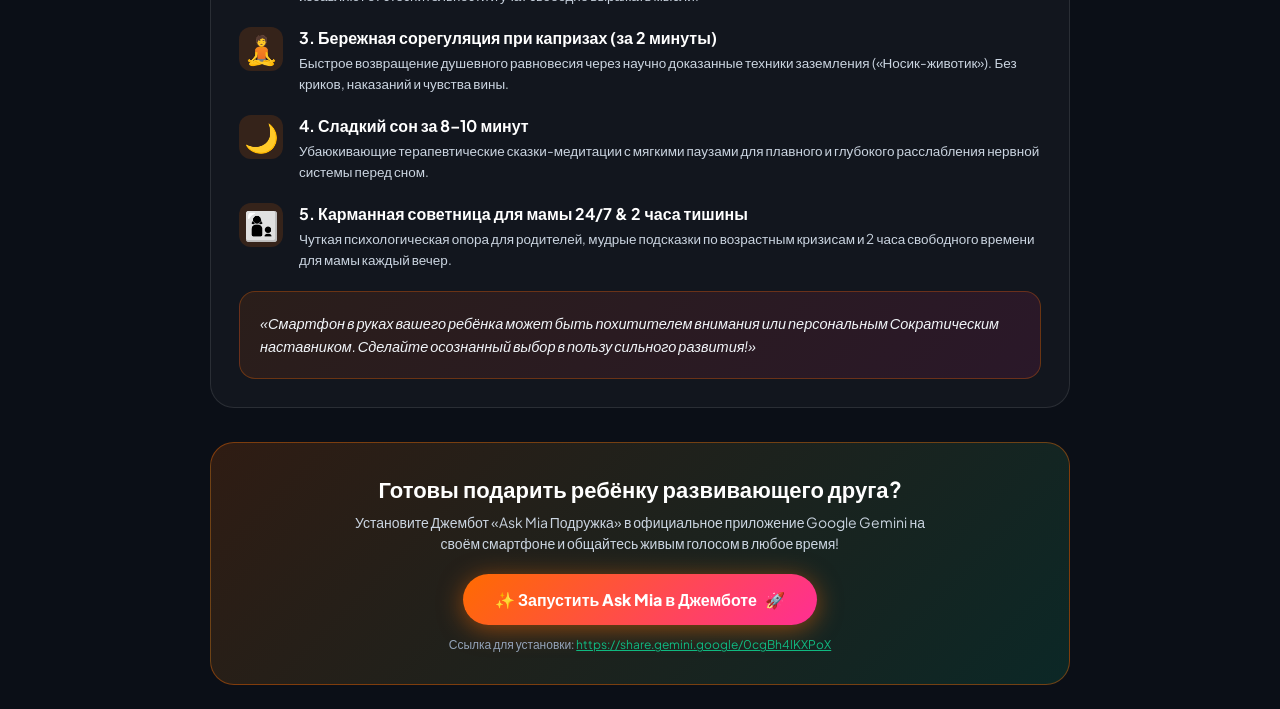
<file: mia.html>
<!DOCTYPE html>
<html lang="ru">
<head>
  <meta charset="UTF-8">
  <meta name="viewport" content="width=device-width, initial-scale=1.0">
  <title>👧 Подключение «Ask Mia» в Джемботе (Google Gemini)</title>
  <link rel="preconnect" href="https://fonts.googleapis.com">
  <link rel="preconnect" href="https://fonts.gstatic.com" crossorigin>
  <link href="https://fonts.googleapis.com/css2?family=Plus+Jakarta+Sans:wght@400;600;700;800&display=swap" rel="stylesheet">
  <style>
    * {
      box-sizing: border-box;
      margin: 0;
      padding: 0;
      font-family: 'Plus Jakarta Sans', sans-serif;
    }
    body {
      background-color: #0B0F17;
      color: #ffffff;
      min-height: 100vh;
      display: flex;
      flex-direction: column;
      overflow-x: hidden;
    }
    .header {
      display: flex;
      justify-content: space-between;
      align-items: center;
      padding: 16px 24px;
      border-bottom: 1px solid rgba(255, 255, 255, 0.08);
      background: rgba(11, 15, 23, 0.8);
      backdrop-filter: blur(10px);
      position: sticky;
      top: 0;
      z-index: 100;
    }
    .logo {
      display: flex;
      align-items: center;
      gap: 8px;
      font-size: 20px;
      font-weight: 800;
      color: #fff;
      text-decoration: none;
    }
    .logo span {
      color: #FF6B00;
    }
    .btn-back {
      background: rgba(255, 255, 255, 0.1);
      border: 1px solid rgba(255, 255, 255, 0.2);
      color: #fff;
      padding: 8px 16px;
      border-radius: 20px;
      text-decoration: none;
      font-size: 14px;
      font-weight: 600;
      transition: all 0.2s ease;
    }
    .btn-back:hover {
      background: rgba(255, 255, 255, 0.2);
    }
    .main-container {
      flex: 1;
      max-width: 900px;
      width: 100%;
      margin: 0 auto;
      padding: 24px 20px;
      display: flex;
      flex-direction: column;
      align-items: center;
      gap: 24px;
    }
    .gem-top-banner {
      width: 100%;
      background: linear-gradient(135deg, rgba(16, 185, 129, 0.2), rgba(6, 182, 212, 0.2));
      border: 1px solid #10B981;
      border-radius: 20px;
      padding: 16px 20px;
      display: flex;
      align-items: center;
      justify-content: space-between;
      gap: 16px;
      flex-wrap: wrap;
      box-shadow: 0 4px 25px rgba(16, 185, 129, 0.2);
    }
    .btn-gem-top {
      background: linear-gradient(135deg, #10b981, #059669);
      color: #fff;
      font-weight: 800;
      font-size: 15px;
      padding: 12px 24px;
      border-radius: 30px;
      text-decoration: none;
      display: inline-flex;
      align-items: center;
      gap: 8px;
      box-shadow: 0 4px 15px rgba(16, 185, 129, 0.5);
      transition: transform 0.2s, box-shadow 0.2s;
    }
    .btn-gem-top:hover {
      transform: translateY(-2px);
      box-shadow: 0 6px 20px rgba(16, 185, 129, 0.7);
    }
    .express-buttons {
      display: flex;
      gap: 12px;
      width: 100%;
      flex-wrap: wrap;
    }
    .btn-express {
      flex: 1;
      min-width: 260px;
      padding: 14px 20px;
      border-radius: 16px;
      border: none;
      font-weight: 700;
      font-size: 15px;
      color: #fff;
      cursor: pointer;
      display: flex;
      align-items: center;
      justify-content: center;
      gap: 10px;
      transition: transform 0.2s ease, box-shadow 0.2s ease;
    }
    .btn-express:hover {
      transform: translateY(-2px);
    }
    .btn-emergency {
      background: linear-gradient(135deg, #f59e0b, #8b5cf6);
      box-shadow: 0 4px 20px rgba(245, 158, 11, 0.3);
    }
    .btn-dialog {
      background: linear-gradient(135deg, #FF6B00, #FF2E93);
      box-shadow: 0 4px 20px rgba(255, 107, 0, 0.4);
    }
    .mia-avatar-card {
      background: rgba(255, 255, 255, 0.03);
      border: 1px solid rgba(255, 255, 255, 0.1);
      border-radius: 24px;
      padding: 30px;
      width: 100%;
      display: flex;
      flex-direction: column;
      align-items: center;
      text-align: center;
      position: relative;
      overflow: hidden;
    }
    .avatar-glow {
      position: absolute;
      width: 250px;
      height: 250px;
      background: radial-gradient(circle, rgba(255, 107, 0, 0.25) 0%, rgba(255, 46, 147, 0) 70%);
      top: 50%;
      left: 50%;
      transform: translate(-50%, -50%);
      pointer-events: none;
    }
    .mia-avatar {
      font-size: 64px;
      margin-bottom: 12px;
      position: relative;
      z-index: 1;
    }
    .mia-status {
      font-size: 18px;
      font-weight: 700;
      color: #FF6B00;
      margin-bottom: 8px;
      position: relative;
      z-index: 1;
    }
    .mic-button {
      width: 80px;
      height: 80px;
      border-radius: 50%;
      background: linear-gradient(135deg, #f59e0b, #eab308);
      border: none;
      color: #fff;
      font-size: 32px;
      display: flex;
      align-items: center;
      justify-content: center;
      cursor: pointer;
      box-shadow: 0 0 30px rgba(245, 158, 11, 0.6);
      transition: transform 0.2s ease;
      position: relative;
      z-index: 1;
    }
    .mic-button.listening {
      animation: pulse 1.5s infinite;
    }
    @keyframes pulse {
      0% { box-shadow: 0 0 0 0 rgba(245, 158, 11, 0.7); }
      70% { box-shadow: 0 0 0 25px rgba(245, 158, 11, 0); }
      100% { box-shadow: 0 0 0 0 rgba(245, 158, 11, 0); }
    }
    .quick-topics {
      display: flex;
      flex-wrap: wrap;
      gap: 8px;
      justify-content: center;
      margin-top: 14px;
      position: relative;
      z-index: 1;
    }
    .topic-chip {
      background: rgba(255, 255, 255, 0.08);
      border: 1px solid rgba(255, 255, 255, 0.15);
      color: #e2e8f0;
      padding: 8px 14px;
      border-radius: 20px;
      font-size: 13px;
      font-weight: 600;
      cursor: pointer;
      transition: all 0.2s ease;
    }
    .topic-chip:hover {
      background: rgba(255, 107, 0, 0.3);
      border-color: #FF6B00;
      color: #fff;
    }
    .transcript-box {
      background: #111827;
      border: 1px solid rgba(255, 255, 255, 0.12);
      border-radius: 20px;
      padding: 20px;
      width: 100%;
      display: flex;
      flex-direction: column;
      gap: 14px;
      min-height: 140px;
    }
    .transcript-line {
      display: flex;
      flex-direction: column;
      gap: 4px;
      font-size: 16px;
      line-height: 1.5;
    }
    .user-line strong {
      color: #60a5fa;
    }
    .mia-line strong {
      color: #FF6B00;
    }
    .reading-highlight {
      font-size: 20px;
      font-weight: 800;
      color: #fbbf24;
      background: rgba(251, 191, 36, 0.1);
      padding: 8px 12px;
      border-radius: 10px;
      display: inline-block;
      margin: 6px 0;
    }
    .presentation-card {
      background: rgba(255, 255, 255, 0.03);
      border: 1px solid rgba(255, 255, 255, 0.1);
      border-radius: 24px;
      padding: 28px;
      width: 100%;
      text-align: left;
    }
    .pillar-item {
      display: flex;
      gap: 16px;
      margin-bottom: 20px;
      align-items: flex-start;
    }
    .pillar-icon {
      font-size: 28px;
      min-width: 44px;
      height: 44px;
      border-radius: 12px;
      background: rgba(255, 107, 0, 0.15);
      display: flex;
      align-items: center;
      justify-content: center;
    }
    .pillar-content h4 {
      font-size: 16px;
      color: #fff;
      margin-bottom: 4px;
      font-weight: 700;
    }
    .pillar-content p {
      font-size: 13.5px;
      color: #cbd5e1;
      line-height: 1.6;
    }
    .slogan-card {
      background: linear-gradient(135deg, rgba(255,107,0,0.1), rgba(255,46,147,0.1));
      border: 1px solid rgba(255,107,0,0.3);
      border-radius: 16px;
      padding: 20px;
      margin-top: 14px;
      font-style: italic;
      color: #f1f5f9;
      line-height: 1.6;
      font-size: 14.5px;
    }
    .gem-bottom-cta {
      width: 100%;
      background: linear-gradient(135deg, rgba(255, 107, 0, 0.15), rgba(16, 185, 129, 0.15));
      border: 1px solid rgba(255, 107, 0, 0.4);
      border-radius: 24px;
      padding: 32px 24px;
      text-align: center;
      margin-top: 10px;
    }
  </style>
</head>
<body>

  <header class="header">
    <a href="index.html" class="logo">
      ✨ <span>ActiMind</span> AI | <span data-i18n="mia_header_brand">👧 Подключение «Ask Mia» в Джемботе</span>
    </a>
    <div style="display: flex; align-items: center; gap: 12px;">
      <div class="lang-switcher" style="display: flex; gap: 4px; background: rgba(255,255,255,0.08); padding: 4px; border-radius: 20px;">
        <button class="lang-btn active" onclick="switchMiaLanguage('ru', this)" style="border: none; background: #FF6B00; color: #fff; padding: 4px 10px; border-radius: 14px; font-weight: 700; cursor: pointer; font-size: 12px;">RU</button>
        <button class="lang-btn" onclick="switchMiaLanguage('en', this)" style="border: none; background: transparent; color: #cbd5e1; padding: 4px 10px; border-radius: 14px; font-weight: 700; cursor: pointer; font-size: 12px;">EN</button>
        <button class="lang-btn" onclick="switchMiaLanguage('he', this)" style="border: none; background: transparent; color: #cbd5e1; padding: 4px 10px; border-radius: 14px; font-weight: 700; cursor: pointer; font-size: 12px;">HE (עברית)</button>
      </div>
      <a href="index.html" class="btn-back" data-i18n="mia_btn_back">⬅️ На главную</a>
    </div>
  </header>

  <main class="main-container">
    <!-- 1. Верхний баннер со ссылкой на Джембот -->
    <div class="gem-top-banner">
      <div>
        <div style="font-size: 12px; font-weight: 800; color: #10B981; text-transform: uppercase; letter-spacing: 0.05em; margin-bottom: 4px;" data-i18n="mia_top_tag">🚀 👧 Подключение «Ask Mia» в Джемботе (Google Gemini)</div>
        <div style="font-size: 16px; font-weight: 700; color: #fff;" data-i18n="mia_top_title">Запустите «Ask Mia Подружка» на смартфоне в 1 клик</div>
      </div>
      <a href="https://share.gemini.google/0cgBh4lKXPoX" target="_blank" class="btn-gem-top" data-i18n="mia_top_btn">
        <span>🚀 Запустить в Джемботе</span> ➔
      </a>
    </div>

    <!-- Карточка акции ActiMind и возможностей Ask Mia в тёмно-сиреневом стиле -->
    <div class="actimind-promo-card" style="background: linear-gradient(135deg, rgba(76, 29, 149, 0.45), rgba(124, 58, 237, 0.3)); border: 2px solid #8b5cf6; border-radius: 20px; padding: 24px; margin: 20px 0; box-shadow: 0 10px 30px rgba(124, 58, 237, 0.4); text-align: left;">
      <div style="display: flex; align-items: center; justify-content: space-between; flex-wrap: wrap; gap: 10px; margin-bottom: 14px;">
        <span style="background: #10B981; color: #fff; padding: 6px 16px; border-radius: 30px; font-weight: 900; font-size: 14px; text-transform: uppercase; letter-spacing: 0.05em; box-shadow: 0 4px 15px rgba(16, 185, 129, 0.5);" data-i18n="mia_promo_badge1">
          🎁 БЕСПЛАТНО МЕСЯЦ !! в 2 клика
        </span>
        <span style="background: rgba(255,255,255,0.1); color: #fbbf24; padding: 4px 12px; border-radius: 20px; font-size: 13px; font-weight: 700;" data-i18n="mia_promo_badge2">
          ✨ Академия ActiMind
        </span>
      </div>

      <h3 style="font-size: 20px; font-weight: 800; color: #fff; margin-bottom: 12px; line-height: 1.4;" data-i18n="mia_promo_title">
        *Развивающая 🚀ИИ подружка для ребёнка👧 (лучше чем “Алиса" или репетитор) от академии ActiMind*
      </h3>

      <p style="font-size: 15px; color: #e2e8f0; line-height: 1.6; margin-bottom: 14px;" data-i18n="mia_promo_desc">
        Рассказывает, объясняет, проверяет чтение, хвалит, мотивирует и начисляет алмазы 💎 в увлекательной игре!
      </p>

      <ul style="list-style: none; padding: 0; margin: 0 0 16px 0; font-size: 14px; color: #cbd5e1; line-height: 1.6;">
        <li style="margin-bottom: 8px; display: flex; align-items: flex-start; gap: 8px;">
          <span>🧮</span>
          <span data-i18n="mia_promo_b1">- Математика в виде игры🧮, Финансовая грамотность, физика💡, география, тело человека и т.д.!</span>
        </li>
        <li style="margin-bottom: 8px; display: flex; align-items: flex-start; gap: 8px;">
          <span>📖</span>
          <span data-i18n="mia_promo_b2">Увлекательное чтение📖 на русском, английском, иврите и *любом другом языке🌍 с наградами в Алмазах*💎!</span>
        </li>
        <li style="margin-bottom: 8px; display: flex; align-items: flex-start; gap: 8px;">
          <span>🥗</span>
          <span data-i18n="mia_promo_b3">- *Забота об осанке, глазах 👁️ и правильном питании 🥗 и многое другое!! освободи себе 2 часа,- *попроси ребёнка: НАБЕРИ 250 алмазов* 💎 в этой игре !!</span>
        </li>
      </ul>

      <div style="background: rgba(15, 23, 42, 0.85); border: 1px solid rgba(16, 185, 129, 0.4); border-radius: 16px; padding: 18px; margin-top: 16px;">
        <h4 style="font-size: 16px; font-weight: 800; color: #10B981; margin-bottom: 10px;" data-i18n="mia_2clicks_title">
          ⚡ За 2 клика:
        </h4>
        <ol style="margin: 0; padding-left: 20px; font-size: 14px; color: #f8fafc; line-height: 1.6;">
          <li style="margin-bottom: 10px;" data-i18n="mia_2clicks_s1">
            1. Установите приложение Google Gemini ✨ (из Google Play или App Store), если его ещё нет на телефоне📱.
          </li>
          <li style="margin-bottom: 10px;" data-i18n="mia_2clicks_s2">
            2. Нажмите на ссылку 🔗 на телефоне:<br>
            <a href="https://share.gemini.google/0cgBh4lKXPoX" target="_blank" style="color: #38bdf8; font-weight: 700; word-break: break-all; text-decoration: underline;">https://share.gemini.google/0cgBh4lKXPoX</a><br>
            и нажмите «Использовать Gem» .🎉 Всё готово!
          </li>
        </ol>

        <div style="margin-top: 14px; padding-top: 12px; border-top: 1px dashed rgba(255,255,255,0.15); font-size: 13.5px; color: #cbd5e1;" data-i18n="mia_fb_review">
          💬 Посмотрите Объяснения + отзывы и напишите свой.<br>
          👉 <a href="https://www.facebook.com/groups/2297576453980639" target="_blank" style="color: #fbbf24; font-weight: 700; word-break: break-all; text-decoration: underline;">https://www.facebook.com/groups/2297576453980639</a>
        </div>
      </div>
    </div>

    <!-- Фотография Ask Mia & Gemini Companion -->
    <div style="width: 100%; text-align: center; margin: 4px 0 16px;">
      <img src="mia_gemini_companion.jpg" alt="Ask Mia ИИ-подружка и наставник для ребёнка в Google Gemini" style="width: 100%; max-width: 820px; border-radius: 20px; box-shadow: 0 10px 30px rgba(0,0,0,0.5); border: 2px solid rgba(139, 92, 246, 0.4); display: block; margin: 0 auto;">
    </div>

    <!-- ПОЛНАЯ ПРЕЗЕНТАЦИЯ ASK MIA ИЗ УТП 08 -->
    <div class="presentation-card">
      <div style="text-align: center; margin-bottom: 24px;">
        <span style="background: rgba(255,107,0,0.2); color: #FF6B00; padding: 4px 12px; border-radius: 20px; font-size: 12px; font-weight: 800; text-transform: uppercase;" data-i18n="mia_pres_tag">💎 ЭКОСИСТЕМА РАЗВИТИЯ РЕБЁНКА</span>
        <h3 style="font-size: 24px; color: #fff; margin-top: 8px;" data-i18n="mia_pres_title">Превратите смартфон в персонального наставника вашего ребёнка</h3>
        <p style="color: #94a3b8; font-size: 14px; margin-top: 4px;" data-i18n="mia_pres_sub">Как «Алиса», но с живым сердцем, педагогической чуткостью и настоящей игровой магией (для детей 3–12 лет)</p>
      </div>

      <div class="pillar-item">
        <div class="pillar-icon">📚</div>
        <div class="pillar-content">
          <h4 data-i18n="mia_p1_title">1. Учёба с горящими глазами (Сократический метод)</h4>
          <p data-i18n="mia_p1_desc">Терпеливый наставник учит думать самому, а не выдаёт готовые ответы. Математика, чтение и языки превращаются в увлекательное приключение с полным пониманием сути.</p>
        </div>
      </div>

      <div class="pillar-item">
        <div class="pillar-icon">🎮</div>
        <div class="pillar-content">
          <h4 data-i18n="mia_p2_title">2. Игровой тренажёр интеллекта & ораторской речи</h4>
          <p data-i18n="mia_p2_desc">Интерактивные сюжетные квесты и развитие ораторского мастерства раскрывают уверенность ребёнка в себе, избавляют от стеснительности и учат свободно выражать мысли.</p>
        </div>
      </div>

      <div class="pillar-item">
        <div class="pillar-icon">🧘</div>
        <div class="pillar-content">
          <h4 data-i18n="mia_p3_title">3. Бережная сорегуляция при капризах (за 2 минуты)</h4>
          <p data-i18n="mia_p3_desc">Быстрое возвращение душевного равновесия через научно доказанные техники заземления («Носик-животик»). Без криков, наказаний и чувства вины.</p>
        </div>
      </div>

      <div class="pillar-item">
        <div class="pillar-icon">🌙</div>
        <div class="pillar-content">
          <h4 data-i18n="mia_p4_title">4. Сладкий сон за 8–10 минут</h4>
          <p data-i18n="mia_p4_desc">Убаюкивающие терапевтические сказки-медитации с мягкими паузами для плавного и глубокого расслабления нервной системы перед сном.</p>
        </div>
      </div>

      <div class="pillar-item">
        <div class="pillar-icon">👩‍👦</div>
        <div class="pillar-content">
          <h4 data-i18n="mia_p5_title">5. Карманная советница для мамы 24/7 & 2 часа тишины</h4>
          <p data-i18n="mia_p5_desc">Чуткая психологическая опора для родителей, мудрые подсказки по возрастным кризисам и 2 часа свободного времени для мамы каждый вечер.</p>
        </div>
      </div>

      <div class="slogan-card" data-i18n="mia_slogan">
        «Смартфон в руках вашего ребёнка может быть похитителем внимания или персональным Сократическим наставником. Сделайте осознанный выбор в пользу сильного развития!»
      </div>
    </div>

    <!-- 2. Нижний баннер со ссылкой на Джембот -->
    <div class="gem-bottom-cta">
      <h3 style="font-size: 22px; color: #fff; margin-bottom: 8px;" data-i18n="mia_bottom_title">Готовы подарить ребёнку развивающего друга?</h3>
      <p style="color: #cbd5e1; font-size: 14px; max-width: 580px; margin: 0 auto 20px; line-height: 1.5;" data-i18n="mia_bottom_sub">
        Установите Джембот «Ask Mia Подружка» в официальное приложение Google Gemini на своём смартфоне и общайтесь живым голосом в любое время!
      </p>
      <a href="https://share.gemini.google/0cgBh4lKXPoX" target="_blank" class="btn-gem-top" style="font-size: 16px; padding: 15px 32px; background: linear-gradient(135deg, #FF6B00, #FF2E93); box-shadow: 0 4px 25px rgba(255, 107, 0, 0.5);" data-i18n="mia_bottom_btn">
        <span>✨ Запустить Ask Mia в Джемботе</span> 🚀
      </a>
      <div style="margin-top: 12px; font-size: 12px; color: #94a3b8;">
        <span data-i18n="mia_bottom_link_label">Ссылка для установки: </span><a href="https://share.gemini.google/0cgBh4lKXPoX" target="_blank" style="color: #10B981;">https://share.gemini.google/0cgBh4lKXPoX</a>
      </div>
    </div>
  </main>

  <script src="gemini_service.js"></script>
  <script src="mia.js?v=20260909_v5"></script>
</body>
</html>
</file>
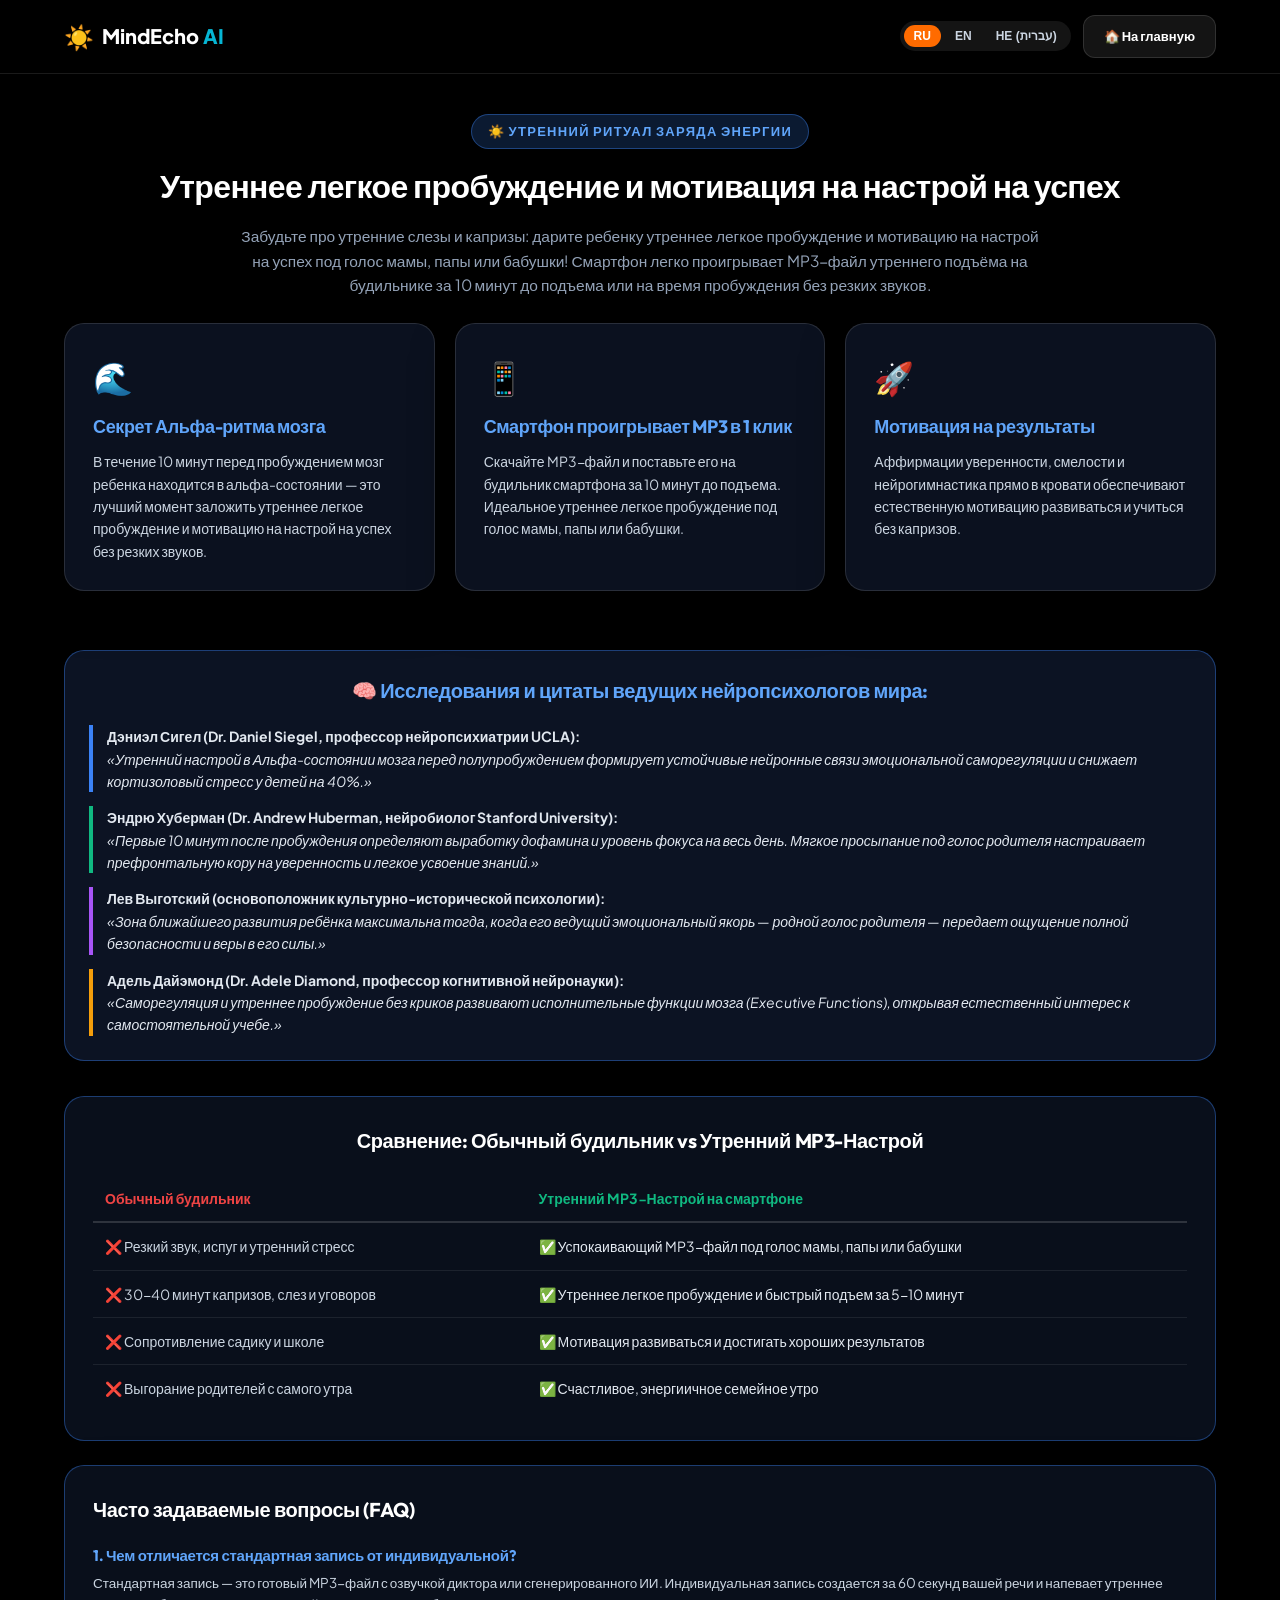
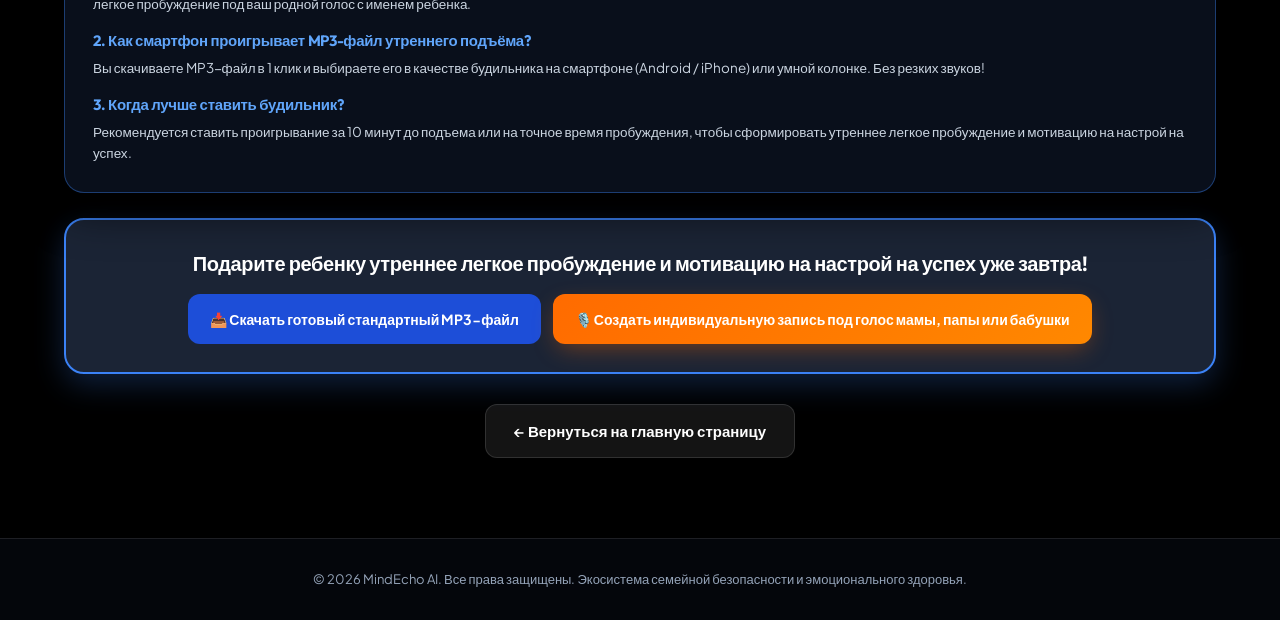
<file: morning.html>
<!DOCTYPE html>
<html lang="ru" dir="ltr">
<head>
  <meta charset="UTF-8">
  <meta name="viewport" content="width=device-width, initial-scale=1.0">
  <title>Утреннее легкое пробуждение и мотивация — MindEcho AI</title>
  <meta name="description" content="Утреннее легкое пробуждение и мотивация на настрой на успех под голос мамы, папы или бабушки. Заряд бодрости без резких звуков за 10 минут до подъема.">
  <link rel="preconnect" href="https://fonts.googleapis.com">
  <link rel="preconnect" href="https://fonts.gstatic.com" crossorigin>
  <link href="https://fonts.googleapis.com/css2?family=Plus+Jakarta+Sans:wght@300;400;500;600;700;800&family=Outfit:wght@400;500;600;700;800&display=swap" rel="stylesheet">
  <link rel="stylesheet" href="styles.css">
  <style>
    .morning-card {
      background: var(--bg-card);
      backdrop-filter: blur(16px);
      -webkit-backdrop-filter: blur(16px);
      border: 1px solid rgba(59,130,246,0.4);
      border-radius: var(--radius-card);
      padding: 28px;
      margin-bottom: 24px;
      box-shadow: 0 20px 40px rgba(0, 0, 0, 0.6);
    }
    .cta-box {
      background: rgba(30,41,59,0.9);
      border: 2px solid #3b82f6;
      border-radius: 20px;
      padding: 28px 20px;
      text-align: center;
      margin: 25px 0;
      box-shadow: 0 10px 30px rgba(59,130,246,0.25);
    }
  </style>
</head>
<body style="background: #000000 !important; color: #ffffff;">
  <!-- Navbar -->
  <nav class="navbar" style="background: rgba(0,0,0,0.85); backdrop-filter: blur(16px); border-bottom: 1px solid rgba(255,255,255,0.1); padding: 15px 0; position: sticky; top: 0; z-index: 100;">
    <div class="container" style="display: flex; justify-content: space-between; align-items: center;">
      <a href="index.html" class="logo" style="text-decoration: none; display: flex; align-items: center; gap: 8px;">
        <span style="font-size: 24px;">☀️</span>
        <span class="logo-text" style="font-size: 20px; font-weight: 800; color: #fff;">MindEcho <span style="color: var(--color-cyan);">AI</span></span>
      </a>
      <div style="display: flex; align-items: center; gap: 12px;">
        <div class="lang-switcher" style="display: flex; gap: 4px; background: rgba(255,255,255,0.08); padding: 4px; border-radius: 20px;">
          <button class="lang-btn active" onclick="switchMorningLanguage('ru', this)" style="border: none; background: #FF6B00; color: #fff; padding: 4px 10px; border-radius: 14px; font-weight: 700; cursor: pointer; font-size: 12px;">RU</button>
          <button class="lang-btn" onclick="switchMorningLanguage('en', this)" style="border: none; background: transparent; color: #cbd5e1; padding: 4px 10px; border-radius: 14px; font-weight: 700; cursor: pointer; font-size: 12px;">EN</button>
          <button class="lang-btn" onclick="switchMorningLanguage('he', this)" style="border: none; background: transparent; color: #cbd5e1; padding: 4px 10px; border-radius: 14px; font-weight: 700; cursor: pointer; font-size: 12px;">HE (עברית)</button>
        </div>
        <a href="index.html" class="btn btn-secondary btn-sm" style="text-decoration: none;" data-i18n="morning_nav_home">🏠 На главную</a>
      </div>
    </div>
  </nav>

  <!-- Hero Section -->
  <section class="section" style="padding: 40px 0; background: #000000;">
    <div class="container">
      <div class="section-header text-center" style="margin-bottom: 25px;">
        <span class="section-tag" style="background: rgba(59,130,246,0.2); color: #60a5fa; border: 1px solid rgba(59,130,246,0.4); padding: 6px 16px; border-radius: 20px; font-size: 13px; font-weight: 700; display: inline-block; margin-bottom: 12px;" data-i18n="morning_badge">☀️ Утренний Ритуал Заряда Энергии</span>
        <h1 style="font-size: 32px; font-weight: 800; color: #fff; margin-bottom: 12px;" data-i18n="morning_hero_title">Утреннее легкое пробуждение и мотивация на настрой на успех</h1>
        <p style="font-size: 15.5px; color: var(--text-muted); max-width: 800px; margin: 0 auto; line-height: 1.6;" data-i18n="morning_hero_sub">
          Забудьте про утренние слезы и капризы: дарите ребенку утреннее легкое пробуждение и мотивацию на настрой на успех под голос мамы, папы или бабушки! Смартфон легко проигрывает MP3-файл утреннего подъёма на будильнике за 10 минут до подъема или на время пробуждения без резких звуков.
        </p>
      </div>

      <!-- Блок карточек нейропсихологии -->
      <div style="display: grid; grid-template-columns: repeat(auto-fit, minmax(260px, 1fr)); gap: 20px; margin-bottom: 35px;">
        <div class="morning-card" style="background: rgba(15, 23, 42, 0.75); border: 1px solid rgba(255, 255, 255, 0.12);">
          <div style="font-size: 32px; margin-bottom: 10px;">🌊</div>
          <h4 style="color: #60a5fa; font-size: 18px; font-weight: 700; margin-bottom: 8px;" data-i18n="morning_c1_title">Секрет Альфа-ритма мозга</h4>
          <p style="font-size: 14px; color: #cbd5e1; line-height: 1.6;" data-i18n="morning_c1_desc">В течение 10 минут перед пробуждением мозг ребенка находится в альфа-состоянии — это лучший момент заложить утреннее легкое пробуждение и мотивацию на настрой на успех без резких звуков.</p>
        </div>
        <div class="morning-card" style="background: rgba(15, 23, 42, 0.75); border: 1px solid rgba(255, 255, 255, 0.12);">
          <div style="font-size: 32px; margin-bottom: 10px;">📱</div>
          <h4 style="color: #60a5fa; font-size: 18px; font-weight: 700; margin-bottom: 8px;" data-i18n="morning_c2_title">Смартфон проигрывает MP3 в 1 клик</h4>
          <p style="font-size: 14px; color: #cbd5e1; line-height: 1.6;" data-i18n="morning_c2_desc">Скачайте MP3-файл и поставьте его на будильник смартфона за 10 минут до подъема. Идеальное утреннее легкое пробуждение под голос мамы, папы или бабушки.</p>
        </div>
        <div class="morning-card" style="background: rgba(15, 23, 42, 0.75); border: 1px solid rgba(255, 255, 255, 0.12);">
          <div style="font-size: 32px; margin-bottom: 10px;">🚀</div>
          <h4 style="color: #60a5fa; font-size: 18px; font-weight: 700; margin-bottom: 8px;" data-i18n="morning_c3_title">Мотивация на результаты</h4>
          <p style="font-size: 14px; color: #cbd5e1; line-height: 1.6;" data-i18n="morning_c3_desc">Аффирмации уверенности, смелости и нейрогимнастика прямо в кровати обеспечивают естественную мотивацию развиваться и учиться без капризов.</p>
        </div>
      </div>

      <!-- Исследования и Цитаты Известных Нейропсихологов -->
      <div style="background: rgba(15, 23, 42, 0.85); border: 1px solid rgba(59, 130, 246, 0.4); border-radius: 20px; padding: 24px; text-align: left; margin-bottom: 35px; box-shadow: 0 10px 30px rgba(0,0,0,0.5);">
        <h3 style="font-size: 20px; color: #60a5fa; font-weight: 700; margin-bottom: 18px; text-align: center;" data-i18n="morning_quotes_header">🧠 Исследования и цитаты ведущих нейропсихологов мира:</h3>
        
        <div style="margin-bottom: 14px; padding-left: 14px; border-left: 4px solid #3b82f6;" data-i18n="morning_q1">
          <p style="font-size: 14px; color: #e2e8f0; margin: 0; line-height: 1.6;">
            <strong>Дэниэл Сигел (Dr. Daniel Siegel, профессор нейропсихиатрии UCLA):</strong><br>
            <em>«Утренний настрой в Альфа-состоянии мозга перед полупробуждением формирует устойчивые нейронные связи эмоциональной саморегуляции и снижает кортизоловый стресс у детей на 40%.»</em>
          </p>
        </div>

        <div style="margin-bottom: 14px; padding-left: 14px; border-left: 4px solid #10b981;" data-i18n="morning_q2">
          <p style="font-size: 14px; color: #e2e8f0; margin: 0; line-height: 1.6;">
            <strong>Эндрю Хуберман (Dr. Andrew Huberman, нейробиолог Stanford University):</strong><br>
            <em>«Первые 10 минут после пробуждения определяют выработку дофамина и уровень фокуса на весь день. Мягкое просыпание под голос родителя настраивает префронтальную кору на уверенность и легкое усвоение знаний.»</em>
          </p>
        </div>

        <div style="margin-bottom: 14px; padding-left: 14px; border-left: 4px solid #a855f7;" data-i18n="morning_q3">
          <p style="font-size: 14px; color: #e2e8f0; margin: 0; line-height: 1.6;">
            <strong>Лев Выготский (основоположник культурно-исторической психологии):</strong><br>
            <em>«Зона ближайшего развития ребёнка максимальна тогда, когда его ведущий эмоциональный якорь — родной голос родителя — передает ощущение полной безопасности и веры в его силы.»</em>
          </p>
        </div>

        <div style="padding-left: 14px; border-left: 4px solid #f59e0b;" data-i18n="morning_q4">
          <p style="font-size: 14px; color: #e2e8f0; margin: 0; line-height: 1.6;">
            <strong>Адель Дайэмонд (Dr. Adele Diamond, профессор когнитивной нейронауки):</strong><br>
            <em>«Саморегуляция и утреннее пробуждение без криков развивают исполнительные функции мозга (Executive Functions), открывая естественный интерес к самостоятельной учебе.»</em>
          </p>
        </div>
      </div>

      <!-- Таблица сравнения -->
      <div class="morning-card">
        <h3 style="font-size: 20px; color: #fff; margin-bottom: 18px; text-align: center;" data-i18n="morning_table_title">Сравнение: Обычный будильник vs Утренний MP3-Настрой</h3>
        <div style="overflow-x: auto;">
          <table style="width: 100%; border-collapse: collapse; text-align: left; font-size: 14px;">
            <thead>
              <tr style="border-bottom: 2px solid rgba(255,255,255,0.15);">
                <th style="padding: 12px; color: #ef4444;" data-i18n="th_alarm_bad">Обычный будильник</th>
                <th style="padding: 12px; color: #10b981;" data-i18n="th_alarm_good">Утренний MP3-Настрой на смартфоне</th>
              </tr>
            </thead>
            <tbody>
              <tr style="border-bottom: 1px solid rgba(255,255,255,0.08);">
                <td style="padding: 12px; color: #cbd5e1;" data-i18n="td_b1">❌ Резкий звук, испуг и утренний стресс</td>
                <td style="padding: 12px; color: #e2e8f0;" data-i18n="td_g1">✅ Успокаивающий MP3-файл под голос мамы, папы или бабушки</td>
              </tr>
              <tr style="border-bottom: 1px solid rgba(255,255,255,0.08);">
                <td style="padding: 12px; color: #cbd5e1;" data-i18n="td_b2">❌ 30-40 минут капризов, слез и уговоров</td>
                <td style="padding: 12px; color: #e2e8f0;" data-i18n="td_g2">✅ Утреннее легкое пробуждение и быстрый подъем за 5-10 минут</td>
              </tr>
              <tr style="border-bottom: 1px solid rgba(255,255,255,0.08);">
                <td style="padding: 12px; color: #cbd5e1;" data-i18n="td_b3">❌ Сопротивление садику и школе</td>
                <td style="padding: 12px; color: #e2e8f0;" data-i18n="td_g3">✅ Мотивация развиваться и достигать хороших результатов</td>
              </tr>
              <tr>
                <td style="padding: 12px; color: #cbd5e1;" data-i18n="td_b4">❌ Выгорание родителей с самого утра</td>
                <td style="padding: 12px; color: #e2e8f0;" data-i18n="td_g4">✅ Счастливое, энергиичное семейное утро</td>
              </tr>
            </tbody>
          </table>
        </div>
      </div>

      <!-- FAQ Section -->
      <div class="morning-card">
        <h3 style="font-size: 20px; color: #fff; margin-bottom: 18px;" data-i18n="morning_faq_title">Часто задаваемые вопросы (FAQ)</h3>
        <div style="margin-bottom: 14px;">
          <h4 style="color: #60a5fa; font-size: 15px; margin-bottom: 4px;" data-i18n="faq_q1">1. Чем отличается стандартная запись от индивидуальной?</h4>
          <p style="font-size: 13.5px; color: #cbd5e1; margin: 0;" data-i18n="faq_a1">Стандартная запись — это готовый MP3-файл с озвучкой диктора или сгенерированного ИИ. Индивидуальная запись создается за 60 секунд вашей речи и напевает утреннее легкое пробуждение под ваш родной голос с именем ребенка.</p>
        </div>
        <div style="margin-bottom: 14px;">
          <h4 style="color: #60a5fa; font-size: 15px; margin-bottom: 4px;" data-i18n="faq_q2">2. Как смартфон проигрывает MP3-файл утреннего подъёма?</h4>
          <p style="font-size: 13.5px; color: #cbd5e1; margin: 0;" data-i18n="faq_a2">Вы скачиваете MP3-файл в 1 клик и выбираете его в качестве будильника на смартфоне (Android / iPhone) или умной колонке. Без резких звуков!</p>
        </div>
        <div>
          <h4 style="color: #60a5fa; font-size: 15px; margin-bottom: 4px;" data-i18n="faq_q3">3. Когда лучше ставить будильник?</h4>
          <p style="font-size: 13.5px; color: #cbd5e1; margin: 0;" data-i18n="faq_a3">Рекомендуется ставить проигрывание за 10 минут до подъема или на точное время пробуждения, чтобы сформировать утреннее легкое пробуждение и мотивацию на настрой на успех.</p>
        </div>
      </div>

      <!-- 📍 ДВЕ КНОПКИ ВЫБОРА (В КОНЦЕ СТРАНИЦЫ) -->
      <div class="cta-box">
        <h3 style="font-size: 20px; color: #fff; font-weight: 700; margin-bottom: 14px;" data-i18n="morning_cta_bottom_title">Подарите ребенку утреннее легкое пробуждение и мотивацию на настрой на успех уже завтра!</h3>
        <div style="display: flex; gap: 12px; justify-content: center; flex-wrap: wrap;">
          <a href="https://raw.githubusercontent.com/get777903-tech/mindecho-ai-115/main/audio/meditation%20good%20morning1.mp3" download="meditation_good_morning1.mp3" target="_blank" class="btn btn-secondary btn-lg" onclick="logClickAnalytics('Download_Morning_Standard_Bottom', 'standard_morning', 0)" style="background: #1d4ed8; color: #fff; text-decoration: none; border: none; padding: 14px 22px; font-weight: 700; border-radius: 12px; font-size: 14px;" data-i18n="morning_btn_download">
            📥 Скачать готовый стандартный MP3-файл
          </a>
          <a href="index.html#generator" class="btn btn-primary btn-orange btn-lg" style="text-decoration: none; padding: 14px 22px; font-weight: 700; border-radius: 12px; font-size: 14px;" data-i18n="morning_btn_custom">
            🎙️ Создать индивидуальную запись под голос мамы, папы или бабушки
          </a>
        </div>
      </div>

      <div style="text-align: center; margin-top: 30px;">
        <a href="index.html" class="btn btn-secondary" style="text-decoration: none;" data-i18n="morning_btn_back">← Вернуться на главную страницу</a>
      </div>

    </div>
  </section>

  <!-- Footer -->
  <footer class="footer" style="padding: 30px 0; border-top: 1px solid rgba(255,255,255,0.1); margin-top: 40px;">
    <div class="container text-center">
      <p style="font-size: 13px; color: var(--text-muted); margin: 0;" data-i18n="morning_copyright">© 2026 MindEcho AI. Все права защищены. Экосистема семейной безопасности и эмоционального здоровья.</p>
    </div>
  </footer>

  <script>
    const morningTranslations = {
      ru: {
        morning_nav_home: "🏠 На главную",
        morning_badge: "☀️ Утренний Ритуал Заряда Энергии",
        morning_hero_title: "Утреннее легкое пробуждение и мотивация на настрой на успех",
        morning_hero_sub: "Забудьте про утренние слезы и капризы: дарите ребенку утреннее легкое пробуждение и мотивацию на настрой на успех под голос мамы, папы или бабушки! Смартфон легко проигрывает MP3-файл утреннего подъёма на будильнике за 10 минут до подъема или на время пробуждения без резких звуков.",
        morning_c1_title: "Секрет Альфа-ритма мозга",
        morning_c1_desc: "В течение 10 минут перед пробуждением мозг ребенка находится в альфа-состоянии — это лучший момент заложить утреннее легкое пробуждение и мотивацию на настрой на успех без резких звуков.",
        morning_c2_title: "Смартфон проигрывает MP3 в 1 клик",
        morning_c2_desc: "Скачайте MP3-файл и поставьте его на будильник смартфона за 10 минут до подъема. Идеальное утреннее легкое пробуждение под голос мамы, папы или бабушки.",
        morning_c3_title: "Мотивация на результаты",
        morning_c3_desc: "Аффирмации уверенности, смелости и нейрогимнастика прямо в кровати обеспечивают естественную мотивацию развиваться и учиться без капризов.",
        morning_quotes_header: "🧠 Исследования и цитаты ведущих нейропсихологов мира:",
        morning_q1: "<p style=\"font-size: 14px; color: #e2e8f0; margin: 0; line-height: 1.6;\"><strong>Дэниэл Сигел (Dr. Daniel Siegel, профессор нейропсихиатрии UCLA):</strong><br><em>«Утренний настрой в Альфа-состоянии мозга перед полупробуждением формирует устойчивые нейронные связи эмоциональной саморегуляции и снижает кортизоловый стресс у детей на 40%.»</em></p>",
        morning_q2: "<p style=\"font-size: 14px; color: #e2e8f0; margin: 0; line-height: 1.6;\"><strong>Эндрю Хуберман (Dr. Andrew Huberman, нейробиолог Stanford University):</strong><br><em>«Первые 10 минут после пробуждения определяют выработку дофамина и уровень фокуса на весь день. Мягкое просыпание под голос родителя настраивает префронтальную кору на уверенность и легкое усвоение знаний.»</em></p>",
        morning_q3: "<p style=\"font-size: 14px; color: #e2e8f0; margin: 0; line-height: 1.6;\"><strong>Лев Выготский (основоположник культурно-исторической психологии):</strong><br><em>«Зона ближайшего развития ребёнка максимальна тогда, когда его ведущий эмоциональный якорь — родной голос родителя — передает ощущение полной безопасности и веры в его силы.»</em></p>",
        morning_q4: "<p style=\"font-size: 14px; color: #e2e8f0; margin: 0; line-height: 1.6;\"><strong>Адель Дайэмонд (Dr. Adele Diamond, профессор когнитивной нейронауки):</strong><br><em>«Саморегуляция и утреннее пробуждение без криков развивают исполнительные функции мозга (Executive Functions), открывая естественный интерес к самостоятельной учебе.»</em></p>",
        morning_table_title: "Сравнение: Обычный будильник vs Утренний MP3-Настрой",
        th_alarm_bad: "Обычный будильник",
        th_alarm_good: "Утренний MP3-Настрой на смартфоне",
        td_b1: "❌ Резкий звук, испуг и утренний стресс",
        td_g1: "✅ Успокаивающий MP3-файл под голос мамы, папы или бабушки",
        td_b2: "❌ 30-40 минут капризов, слез и уговоров",
        td_g2: "✅ Утреннее легкое пробуждение и быстрый подъем за 5-10 минут",
        td_b3: "❌ Сопротивление садику и школе",
        td_g3: "✅ Мотивация развиваться и достигать хороших результатов",
        td_b4: "❌ Выгорание родителей с самого утра",
        td_g4: "✅ Счастливое, энергиичное семейное утро",
        morning_faq_title: "Часто задаваемые вопросы (FAQ)",
        faq_q1: "1. Чем отличается стандартная запись от индивидуальной?",
        faq_a1: "Стандартная запись — это готовый MP3-файл с озвучкой диктора или сгенерированного ИИ. Индивидуальная запись создается за 60 секунд вашей речи и напевает утреннее легкое пробуждение под ваш родной голос с именем ребенка.",
        faq_q2: "2. Как смартфон проигрывает MP3-файл утреннего подъёма?",
        faq_a2: "Вы скачиваете MP3-файл в 1 клик и выбираете его в качестве будильника на смартфоне (Android / iPhone) или умной колонке. Без резких звуков!",
        faq_q3: "3. Когда лучше ставить будильник?",
        faq_a3: "Рекомендуется ставить проигрывание за 10 минут до подъема или на точное время пробуждения, чтобы сформировать утреннее легкое пробуждение и мотивацию на настрой на успех.",
        morning_cta_bottom_title: "Подарите ребенку утреннее легкое пробуждение и мотивацию на настрой на успех уже завтра!",
        morning_btn_download: "📥 Скачать готовый стандартный MP3-файл",
        morning_btn_custom: "🎙️ Создать индивидуальную запись под голос мамы, папы или бабушки",
        morning_btn_back: "← Вернуться на главную страницу",
        morning_copyright: "© 2026 MindEcho AI. Все права защищены. Экосистема семейной безопасности и эмоционального здоровья."
      },
      en: {
        morning_nav_home: "🏠 Home",
        morning_badge: "☀️ Morning Energy & Focus Ritual",
        morning_hero_title: "Gentle Morning Wake-Up & Success Motivation",
        morning_hero_sub: "Forget morning tears and tantrums: give your child a gentle morning wake-up and success motivation with Mom's, Dad's, or Grandma's soothing voice! Smartphone easily plays the morning MP3 track on alarm 10 minutes before rising without jarring sounds.",
        morning_c1_title: "Secret of Brain Alpha Rhythm",
        morning_c1_desc: "During the 10 minutes before awakening, the child's brain is in an alpha state — the ideal window to establish confidence, calm, and motivation without harsh alarm sounds.",
        morning_c2_title: "Smartphone Plays MP3 in 1 Click",
        morning_c2_desc: "Download the MP3 file and set it as your phone alarm 10 minutes before getting up. A gentle morning start with Mom's or Dad's voice.",
        morning_c3_title: "Motivation for Results",
        morning_c3_desc: "Affirmations of courage, resilience, and light stretching in bed foster natural enthusiasm to learn and grow without resistance.",
        morning_quotes_header: "🧠 Research & Insights from Leading Global Neuropsychologists:",
        morning_q1: "<p style=\"font-size: 14px; color: #e2e8f0; margin: 0; line-height: 1.6;\"><strong>Dr. Daniel Siegel (Professor of Neuropsychiatry, UCLA):</strong><br><em>“Morning priming in the brain's Alpha state before full awakening builds resilient emotional regulation neural circuits and reduces cortisol stress by up to 40%.”</em></p>",
        morning_q2: "<p style=\"font-size: 14px; color: #e2e8f0; margin: 0; line-height: 1.6;\"><strong>Dr. Andrew Huberman (Neurobiologist, Stanford University):</strong><br><em>“The first 10 minutes after waking determine dopamine balance and daytime focus. Gentle awakening to a parental voice primes the prefrontal cortex for confidence.”</em></p>",
        morning_q3: "<p style=\"font-size: 14px; color: #e2e8f0; margin: 0; line-height: 1.6;\"><strong>Lev Vygotsky (Pioneer of Developmental Psychology):</strong><br><em>“A child's Zone of Proximal Development is highest when the primary emotional anchor — the parent's native voice — communicates safety and absolute belief.”</em></p>",
        morning_q4: "<p style=\"font-size: 14px; color: #e2e8f0; margin: 0; line-height: 1.6;\"><strong>Dr. Adele Diamond (Professor of Cognitive Neuroscience):</strong><br><em>“Tear-free morning self-regulation nurtures Executive Functions, unlocking intrinsic enthusiasm for independent learning.”</em></p>",
        morning_table_title: "Comparison: Standard Alarm vs Morning MP3 Tuning",
        th_alarm_bad: "Standard Alarm",
        th_alarm_good: "Smartphone Morning MP3 Tuning",
        td_b1: "❌ Jarring buzz, sudden fright, morning stress",
        td_g1: "✅ Soothing MP3 audio in Mom's, Dad's, or Grandma's voice",
        td_b2: "❌ 30-40 min of resistance, crying, and coaxing",
        td_g2: "✅ Gentle awakening and fast rising within 5-10 minutes",
        td_b3: "❌ Resistance to school and kindergarten",
        td_g3: "✅ Daily motivation to achieve goals and excel",
        td_b4: "❌ Parental morning burnout before the day begins",
        td_g4: "✅ Harmonious, joyful, energized family morning",
        morning_faq_title: "Frequently Asked Questions (FAQ)",
        faq_q1: "1. How does standard recording differ from custom?",
        faq_a1: "Standard audio is a professionally voiced MP3. Custom audio is generated in 60 seconds from your speech sample and greets your child by name in your native voice.",
        faq_q2: "2. How does the phone play the morning MP3 track?",
        faq_a2: "Download the MP3 file in 1 click and set it as an alarm on your smartphone (iOS / Android) or smart speaker without harsh beeps!",
        faq_q3: "3. When is the best time to set the alarm?",
        faq_a3: "We recommend setting playback 10 minutes before rising time to allow smooth alpha-state brain transition into focused motivation.",
        morning_cta_bottom_title: "Gift your child gentle wake-ups and success motivation starting tomorrow!",
        morning_btn_download: "📥 Download Ready Standard MP3 File",
        morning_btn_custom: "🎙️ Create Custom Track with Mom's, Dad's, or Grandma's Voice",
        morning_btn_back: "← Return to Home Page",
        morning_copyright: "© 2026 MindEcho AI. All rights reserved. Family safety & emotional health ecosystem."
      },
      he: {
        morning_nav_home: "🏠 לדף הבית",
        morning_badge: "☀️ ריטואל בוקר לטעינת אנרגיה",
        morning_hero_title: "התעוררות בוקר קלה ומוטיבציה להצלחה",
        morning_hero_sub: "שכחו מדמעות והתקפי זעם בבוקר: העניקו לילדכם התעוררות קלה ומוטיבציה להצלחה בקולם של אמא, אבא או סבתא! הסמארטפון משמיע בקלות את שיר הבוקר כשעון מעורר 10 דקות לפני הקימה ללא צלילים צורמים.",
        morning_c1_title: "סוד גלי האלפא במוח",
        morning_c1_desc: "במשך 10 דקות לפני היקיצה מוח הילד נמצא במצב אלפא — זהו הזמן הטוב ביותר להטמעת ביטחון ומוטיבציה להצלחה ללא צלילים חדים.",
        morning_c2_title: "הסמארטפון משמיע MP3 בלחיצה אחת",
        morning_c2_desc: "הורידו את קובץ ה-MP3 והגדירו אותו כשעון מעורר בסמארטפון 10 דקות לפני הקימה. יקיצה מושלמת בקול ההורים.",
        morning_c3_title: "מוטיבציה להישגים לימודיים",
        morning_c3_desc: "אפירמציות של ביטחון, אומץ ותרגילי נוירו-התעמלות במיטה מעניקים מוטיבציה טבעית להתפתח וללמוד ללא תלונות.",
        morning_quotes_header: "🧠 מחקרים וציטוטים של נוירופסיכולוגים מובילים בעולם:",
        morning_q1: "<p style=\"font-size: 14px; color: #e2e8f0; margin: 0; line-height: 1.6;\"><strong>ד״ר דניאל סיגל (פרופסור לנוירופסיכיאטריה, UCLA):</strong><br><em>״כוונון בוקר במצב גלי אלפא במוח לפני יקיצה מלאה יוצר קשרים עצביים עמידים לוויסות רגשי ומפחית מתח קורטיזול בילדים בעד 40%.״</em></p>",
        morning_q2: "<p style=\"font-size: 14px; color: #e2e8f0; margin: 0; line-height: 1.6;\"><strong>ד״ר אנדרו הוברמן (נוירוביולוג, אוניברסיטת סטנפורד):</strong><br><em>״10 הדקות הראשונות לאחר היקיצה קובעות את ייצור הדופמין ורמת המיקוד לכל היום. התעוררות רכה לקול הורה מכינה את קליפת המוח הקדם-מצחית לקליטת ידע בביטחון.״</em></p>",
        morning_q3: "<p style=\"font-size: 14px; color: #e2e8f0; margin: 0; line-height: 1.6;\"><strong>לב ויגוצקי (מייסד הפסיכולוגיה התרבותית-היסטורית):</strong><br><em>״אזור ההתפתחות הקרובה של הילד מגיע לשיאו כאשר העוגן הרגשי המוביל — קול ההורה המוכר — משדר ביטחון מלא ואמונה בכוחותיו.״</em></p>",
        morning_q4: "<p style=\"font-size: 14px; color: #e2e8f0; margin: 0; line-height: 1.6;\"><strong>ד״ר אדל דיימונד (פרופסור למדעי המוח הקוגניטיביים):</strong><br><em>״ויסות עצמי והתעוררות בוקר ללא צעקות מפתחים פונקציות ניהוליות במוח (Executive Functions) ופותחים עניין טבעי ללמידה עצמאית.״</em></p>",
        morning_table_title: "השוואה: שעון מעורר רגיל לעומת כוונון בוקר MP3",
        th_alarm_bad: "שעון מעורר רגיל",
        th_alarm_good: "כוונון בוקר MP3 בסמארטפון",
        td_b1: "❌ צלצול חד, בהלה וסטרס של בוקר",
        td_g1: "✅ שמע MP3 מרגיע בקולם של אמא, אבא או סבתא",
        td_b2: "❌ 30-40 דקות של בכי, התנגדות ושכנועים",
        td_g2: "✅ התעוררות קלה וקימה מהירה תוך 5-10 דקות",
        td_b3: "❌ התנגדות ליציאה לגן ולבית הספר",
        td_g3: "✅ מוטיבציה יומיומית להשגת תוצאות והתפתחות",
        td_b4: "❌ שחיקה של ההורים כבר מתחילת היום",
        td_g4: "✅ בוקר משפחתי מאושר, מלא אנרגיה ושמחה",
        morning_faq_title: "שאלות נפוצות (FAQ)",
        faq_q1: "1. מה ההבדל בין הקלטה סטנדרטית לאישית?",
        faq_a1: "הקלטה סטנדרטית היא קובץ MP3 מוכן בקריינות מקצועית. הקלטה אישית נוצרת מ-60 שניות של קולכם וקוראת לילד בשמו בקולכם הטבעי.",
        faq_q2: "2. כיצד הסמארטפון משמיע את קובץ הבוקר?",
        faq_a2: "מורידים את הקובץ בקליק אחד ומגדירים אותו כשעון מעורר בסמארטפון (Android / iOS) או ברמקול חכם ללא צלילים צורמים!",
        faq_q3: "3. מתי כדאי להפעיל את השעון המעורר?",
        faq_a3: "מומלץ להפעיל את ההשמעה 10 דקות לפני זמן הקימה כדי לאפשר מעבר חלק של גלי אלפא במוח להתעוררות קלה ומלאת מוטיבציה.",
        morning_cta_bottom_title: "העניקו לילדכם התעוררות קלה ומוטיבציה להצלחה כבר ממחר!",
        morning_btn_download: "📥 הורדת קובץ שמע MP3 סטנדרטי",
        morning_btn_custom: "🎙️ יצירת הקלטה אישית בקול של אמא, אבא או סבתא",
        morning_btn_back: "← חזרה לדף הבית",
        morning_copyright: "© 2026 MindEcho AI. כל הזכויות שמורות. מערכת אקולוגית לבטיחות רגשית של המשפחה."
      }
    };

    function switchMorningLanguage(langKey, btnEl) {
      document.querySelectorAll('.lang-btn').forEach(btn => {
        btn.style.background = 'transparent';
        btn.style.color = '#cbd5e1';
        btn.classList.remove('active');
      });

      if (btnEl) {
        btnEl.style.background = '#FF6B00';
        btnEl.style.color = '#fff';
        btnEl.classList.add('active');
      }

      if (langKey === 'he') {
        document.documentElement.setAttribute('dir', 'rtl');
        document.documentElement.setAttribute('lang', 'he');
      } else {
        document.documentElement.setAttribute('dir', 'ltr');
        document.documentElement.setAttribute('lang', langKey);
      }

      const dict = morningTranslations[langKey];
      if (dict) {
        document.querySelectorAll('[data-i18n]').forEach(el => {
          const key = el.getAttribute('data-i18n');
          if (dict[key]) {
            el.innerHTML = dict[key];
          }
        });
      }
    }

    window.switchMorningLanguage = switchMorningLanguage;
  </script>
</body>
</html>
</file>
<file: styles.css>
/* ==========================================================================
   MindEcho AI — High-Aesthetic Dark Theme CSS (mindecho-ai-113)
   Background: Pure Black (#000000)
   Gradients: Lilac (#A855F7), Cyan (#06B6D4), Blue (#2563EB)
   Buttons: Vibrant Orange (#FF6B00) & Neon Pink (#EC4899)
   ========================================================================== */

:root {
  --bg-main: #000000;
  --bg-card: rgba(15, 23, 42, 0.65);
  --bg-card-border: rgba(255, 255, 255, 0.12);
  --text-main: #FFFFFF;
  --text-muted: #94A3B8;
  
  --color-blue: #2563EB;
  --color-cyan: #06B6D4;
  --color-purple: #A855F7;
  --color-orange: #FF6B00;
  --color-orange-hover: #E05E00;
  --color-pink: #EC4899;
  --color-pink-hover: #D93887;
  
  --grad-main: linear-gradient(135deg, #2563EB 0%, #06B6D4 50%, #A855F7 100%);
  --grad-orange: linear-gradient(135deg, #FF6B00 0%, #FF8800 100%);
  --grad-pink: linear-gradient(135deg, #EC4899 0%, #F43F5E 100%);
  --grad-lilac-cyan: linear-gradient(135deg, #A855F7 0%, #06B6D4 100%);
  
  --font-main: 'Plus Jakarta Sans', sans-serif;
  --font-heading: 'Outfit', sans-serif;
  --radius-card: 20px;
  --radius-btn: 12px;
  
  --shadow-glow: 0 10px 30px -10px rgba(37, 99, 235, 0.5);
  --shadow-orange: 0 8px 25px -5px rgba(255, 107, 0, 0.4);
  --shadow-pink: 0 8px 25px -5px rgba(236, 72, 153, 0.4);
  --shadow-lilac: 0 6px 20px -3px rgba(168, 85, 247, 0.4);
}

/* Reset & Base Styles */
* {
  box-sizing: border-box;
  margin: 0;
  padding: 0;
}

html {
  scroll-behavior: smooth;
}

body {
  font-family: var(--font-main);
  background-color: var(--bg-main);
  color: var(--text-main);
  line-height: 1.6;
  overflow-x: hidden;
}

/* RTL Support for Hebrew */
[dir="rtl"] body {
  text-align: right;
}
[dir="rtl"] .nav-container,
[dir="rtl"] .hero-buttons,
[dir="rtl"] .input-row {
  flex-direction: row-reverse;
}

.container {
  max-width: 1200px;
  margin: 0 auto;
  padding: 0 24px;
}

/* Typography */
h1, h2, h3, h4 {
  font-family: var(--font-heading);
  letter-spacing: -0.02em;
}

.text-gradient {
  background: var(--grad-main);
  -webkit-background-clip: text;
  -webkit-text-fill-color: transparent;
}

.text-center { text-align: center; }

/* Sticky Bar */
.sticky-bar {
  position: fixed;
  top: 0;
  left: 0;
  width: 100%;
  z-index: 1000;
  background: rgba(10, 11, 16, 0.92);
  backdrop-filter: blur(15px);
  border-bottom: 1px solid var(--bg-card-border);
  padding: 12px 24px;
  transition: transform 0.3s ease, opacity 0.3s ease;
}

.sticky-bar.hidden {
  transform: translateY(-100%);
  opacity: 0;
  pointer-events: none;
}

.sticky-content {
  max-width: 1200px;
  margin: 0 auto;
  display: flex;
  justify-content: space-between;
  align-items: center;
}

.sticky-badge {
  background: var(--color-blue);
  color: #fff;
  font-weight: 700;
  padding: 4px 10px;
  border-radius: 20px;
  font-size: 12px;
  margin-right: 12px;
}

/* Glassmorphism Cards */
.glass-card {
  background: var(--bg-card);
  backdrop-filter: blur(16px);
  -webkit-backdrop-filter: blur(16px);
  border: 1px solid var(--bg-card-border);
  border-radius: var(--radius-card);
  padding: 32px;
  box-shadow: 0 20px 40px rgba(0, 0, 0, 0.6);
  transition: transform 0.3s ease, border-color 0.3s ease;
}

.glass-card:hover {
  border-color: rgba(37, 99, 235, 0.4);
}

/* Buttons */
.btn {
  display: inline-flex;
  align-items: center;
  justify-content: center;
  gap: 8px;
  padding: 14px 28px;
  font-size: 15px;
  font-weight: 600;
  border-radius: var(--radius-btn);
  border: none;
  cursor: pointer;
  transition: all 0.25s ease;
  text-decoration: none;
}

.btn-primary {
  color: #FFFFFF;
}

.btn-orange {
  background: var(--grad-orange);
  box-shadow: var(--shadow-orange);
}
.btn-orange:hover {
  transform: translateY(-2px);
  box-shadow: 0 12px 30px -5px rgba(255, 107, 0, 0.6);
}

.btn-pink {
  background: var(--grad-pink);
  box-shadow: var(--shadow-pink);
}
.btn-pink:hover {
  transform: translateY(-2px);
  box-shadow: 0 12px 30px -5px rgba(236, 72, 153, 0.6);
}

.btn-secondary {
  background: rgba(255, 255, 255, 0.08);
  color: #FFFFFF;
  border: 1px solid var(--bg-card-border);
}
.btn-secondary:hover {
  background: rgba(255, 255, 255, 0.15);
}

.btn-outline {
  background: transparent;
  border: 1px solid rgba(255, 255, 255, 0.25);
  color: #FFFFFF;
}
.btn-outline:hover {
  border-color: var(--color-cyan);
  color: var(--color-cyan);
}

.btn-lg { padding: 16px 36px; font-size: 17px; }
.btn-sm { padding: 10px 20px; font-size: 13px; }
.btn-block { width: 100%; }

/* Navigation Navbar */
.navbar {
  position: relative;
  z-index: 100;
  padding: 16px 0;
  border-bottom: 1px solid rgba(255, 255, 255, 0.06);
  background: rgba(15, 23, 42, 0.85);
  backdrop-filter: blur(12px);
}

.nav-container {
  display: flex;
  justify-content: space-between;
  align-items: center;
  flex-wrap: wrap;
  gap: 12px 20px;
}

.logo {
  display: flex;
  align-items: center;
  gap: 12px;
  text-decoration: none;
}

.logo-icon {
  font-size: 24px;
  background: var(--grad-main);
  padding: 6px;
  border-radius: 10px;
}

.logo-text {
  font-size: 22px;
  font-weight: 800;
  color: #FFFFFF;
}

.logo-accent { color: var(--color-cyan); }

.nav-links {
  display: flex;
  flex-wrap: wrap;
  align-items: center;
  gap: 12px 22px;
}

.nav-links a {
  color: var(--text-muted);
  text-decoration: none;
  font-size: 15px;
  font-weight: 500;
  transition: color 0.2s;
  white-space: nowrap;
}

.nav-links a:hover { color: #FFFFFF; }

/* Highlighted CustDev + Gift button */
.nav-custdev-btn {
  background: linear-gradient(135deg, #F97316, #EC4899) !important;
  color: #FFFFFF !important;
  padding: 8px 18px !important;
  border-radius: 20px !important;
  font-weight: 700 !important;
  box-shadow: 0 4px 15px rgba(249, 115, 22, 0.4);
  transition: all 0.25s ease-in-out;
  display: inline-flex;
  align-items: center;
  gap: 6px;
  border: 1px solid rgba(255, 255, 255, 0.25);
  animation: pulseGlow 2.5s infinite alternate;
}

@keyframes pulseGlow {
  0% { box-shadow: 0 4px 15px rgba(249, 115, 22, 0.4); transform: scale(1); }
  100% { box-shadow: 0 6px 22px rgba(236, 72, 153, 0.7); transform: scale(1.03); }
}

.nav-custdev-btn:hover {
  transform: translateY(-2px) scale(1.06) !important;
  box-shadow: 0 8px 25px rgba(236, 72, 153, 0.85) !important;
}

.nav-controls {
  display: flex;
  align-items: center;
  flex-wrap: wrap;
  gap: 12px;
}

/* Language Switcher */
.lang-switcher {
  display: flex;
  background: rgba(255, 255, 255, 0.06);
  padding: 4px;
  border-radius: 10px;
}

.lang-btn {
  background: transparent;
  border: none;
  color: var(--text-muted);
  font-size: 12px;
  font-weight: 700;
  padding: 6px 12px;
  border-radius: 7px;
  cursor: pointer;
  transition: all 0.2s;
}

.lang-btn.active, .lang-btn:hover {
  background: var(--color-blue);
  color: #FFFFFF;
}

/* Hero Section */
.hero-section {
  position: relative;
  padding: 60px 0 40px;
}

.hero-glow {
  position: absolute;
  border-radius: 50%;
  filter: blur(140px);
  pointer-events: none;
  opacity: 0.35;
}

.hero-glow-1 {
  width: 500px;
  height: 500px;
  background: var(--color-blue);
  top: -100px;
  left: -100px;
}

.hero-glow-2 {
  width: 450px;
  height: 450px;
  background: var(--color-purple);
  bottom: 0;
  right: -50px;
}

.hero-container {
  display: grid;
  grid-template-columns: 1.2fr 0.8fr;
  gap: 60px;
  align-items: center;
}

.badge-pill {
  display: inline-flex;
  align-items: center;
  gap: 10px;
  padding: 8px 18px;
  background: rgba(37, 99, 235, 0.15);
  border: 1px solid rgba(37, 99, 235, 0.3);
  border-radius: 30px;
  color: var(--color-cyan);
  font-size: 13px;
  font-weight: 600;
  margin-bottom: 24px;
}

.pulse-dot {
  width: 8px;
  height: 8px;
  background: var(--color-cyan);
  border-radius: 50%;
  box-shadow: 0 0 10px var(--color-cyan);
  animation: pulse 2s infinite;
}

@keyframes pulse {
  0% { transform: scale(0.95); opacity: 0.7; }
  50% { transform: scale(1.3); opacity: 1; }
  100% { transform: scale(0.95); opacity: 0.7; }
}

.hero-title {
  font-size: 54px;
  font-weight: 800;
  line-height: 1.15;
  margin-bottom: 24px;
}

.hero-subtitle {
  font-size: 18px;
  color: var(--text-muted);
  margin-bottom: 40px;
  max-width: 600px;
}

.hero-buttons {
  display: flex;
  gap: 20px;
  flex-wrap: wrap;
  margin-bottom: 48px;
}

.trust-strip {
  display: flex;
  gap: 24px;
  font-size: 13px;
  color: var(--text-muted);
  border-top: 1px solid rgba(255, 255, 255, 0.08);
  padding-top: 24px;
}

.trust-item { display: flex; align-items: center; gap: 8px; }

/* Hero Card Visual */
.hero-card {
  position: relative;
  background: rgba(20, 25, 45, 0.85);
  border: 1px solid rgba(168, 85, 247, 0.3);
  box-shadow: 0 25px 50px rgba(0, 0, 0, 0.8), 0 0 30px rgba(168, 85, 247, 0.2);
}

.float-animation {
  animation: float 5s ease-in-out infinite;
}

@keyframes float {
  0%, 100% { transform: translateY(0); }
  50% { transform: translateY(-12px); }
}

.card-header {
  display: flex;
  align-items: center;
  gap: 16px;
  margin-bottom: 20px;
}

.avatar {
  width: 48px;
  height: 48px;
  background: var(--grad-main);
  border-radius: 14px;
  display: flex;
  align-items: center;
  justify-content: center;
  font-size: 24px;
}

.card-info h4 { font-size: 16px; }
.card-info p { font-size: 12px; color: var(--text-muted); }

.live-tag {
  margin-left: auto;
  background: rgba(239, 68, 68, 0.2);
  color: #EF4444;
  font-size: 11px;
  font-weight: 700;
  padding: 4px 8px;
  border-radius: 6px;
  border: 1px solid rgba(239, 68, 68, 0.4);
}

.wave-visualizer {
  display: flex;
  align-items: center;
  gap: 4px;
  height: 36px;
  margin-bottom: 20px;
}

.bar {
  flex: 1;
  background: var(--grad-main);
  border-radius: 4px;
  height: 30%;
  animation: wave 1.5s ease-in-out infinite alternate;
}

.bar:nth-child(2) { animation-delay: 0.2s; height: 70%; }
.bar:nth-child(3) { animation-delay: 0.4s; height: 90%; }
.bar:nth-child(4) { animation-delay: 0.1s; height: 50%; }
.bar:nth-child(5) { animation-delay: 0.5s; height: 80%; }
.bar:nth-child(6) { animation-delay: 0.3s; height: 100%; }

@keyframes wave {
  0% { height: 20%; }
  100% { height: 100%; }
}

.sample-quote {
  font-style: italic;
  font-size: 16px;
  font-weight: 500;
  color: #F1F5F9;
  margin-bottom: 20px;
  line-height: 1.6;
}

.card-footer {
  display: flex;
  justify-content: space-between;
  align-items: center;
  font-size: 15px;
  font-weight: 700;
  color: var(--color-cyan);
}

.btn-icon {
  width: 40px;
  height: 40px;
  border-radius: 50%;
  background: var(--color-orange);
  border: none;
  color: #fff;
  cursor: pointer;
  display: flex;
  align-items: center;
  justify-content: center;
  font-size: 16px;
}

/* Sections */
.section { padding: 90px 0; }
.section-header { margin-bottom: 56px; }

.section-tag {
  color: var(--color-cyan);
  font-size: 14px;
  font-weight: 700;
  text-transform: uppercase;
  letter-spacing: 0.1em;
  margin-bottom: 12px;
  display: block;
}

.section-title { font-size: 40px; font-weight: 800; margin-bottom: 16px; }
.section-subtitle { font-size: 18px; font-weight: 500; color: #CBD5E1; max-width: 720px; margin: 0 auto; line-height: 1.6; }

/* 4 Super-Missions Grid */
.missions-grid {
  display: grid;
  grid-template-columns: repeat(auto-fit, minmax(260px, 1fr));
  gap: 24px;
}

.mission-card {
  display: flex;
  flex-direction: column;
  height: 100%;
}

.card-icon {
  width: 56px;
  height: 56px;
  border-radius: 16px;
  display: flex;
  align-items: center;
  justify-content: center;
  font-size: 28px;
  margin-bottom: 24px;
}

.gradient-blue { background: rgba(37, 99, 235, 0.2); border: 1px solid var(--color-blue); }
.gradient-purple { background: rgba(168, 85, 247, 0.2); border: 1px solid var(--color-purple); }
.gradient-cyan { background: rgba(6, 182, 212, 0.2); border: 1px solid var(--color-cyan); }
.gradient-pink { background: rgba(236, 72, 153, 0.2); border: 1px solid var(--color-pink); }

.mission-card h3 { font-size: 22px; font-weight: 800; margin-bottom: 14px; }
.mission-card p { font-size: 16px; font-weight: 500; color: #CBD5E1; margin-bottom: 24px; flex: 1; line-height: 1.65; }

.card-footer-tag {
  font-size: 15px;
  font-weight: 700;
  color: var(--color-cyan);
  border-top: 1px solid rgba(255, 255, 255, 0.08);
  padding-top: 16px;
}

/* 3 Audio Modes Grid */
.modes-grid {
  display: grid;
  grid-template-columns: repeat(3, 1fr);
  gap: 24px;
  margin-bottom: 40px;
}

.mode-card {
  cursor: pointer;
  text-align: center;
  padding: 40px 28px;
  transition: transform 0.3s ease, box-shadow 0.3s ease;
}

.mode-card:hover {
  transform: translateY(-6px);
}

.border-blue { border-color: rgba(37, 99, 235, 0.4); }
.border-purple { border-color: rgba(168, 85, 247, 0.4); }
.border-orange { border-color: rgba(255, 107, 0, 0.6); }

.highlight-emergency {
  box-shadow: 0 0 30px rgba(255, 107, 0, 0.25);
}

.mode-icon { font-size: 48px; margin-bottom: 20px; }
.mode-card h3 { font-size: 24px; font-weight: 800; margin-bottom: 14px; }
.mode-card p { font-size: 16px; font-weight: 500; color: #CBD5E1; margin-bottom: 28px; line-height: 1.6; }

/* Emergency Tantrum Panel */
.emergency-panel {
  border: 2px solid var(--color-orange);
  background: rgba(20, 10, 5, 0.95);
  margin-top: 24px;
  animation: fadeIn 0.4s ease;
}

.panel-header {
  display: flex;
  justify-content: space-between;
  align-items: center;
  margin-bottom: 28px;
}

.panel-header h3 { color: var(--color-orange); font-size: 24px; font-weight: 800; }

.btn-close {
  background: transparent;
  border: none;
  color: #fff;
  font-size: 20px;
  cursor: pointer;
}

.steps-grid {
  display: grid;
  grid-template-columns: repeat(4, 1fr);
  gap: 16px;
  margin-bottom: 32px;
}

.step-box {
  background: rgba(255, 255, 255, 0.05);
  padding: 20px;
  border-radius: 14px;
  border: 1px solid rgba(255, 107, 0, 0.2);
  position: relative;
}

.step-num {
  position: absolute;
  top: -12px;
  left: 16px;
  background: var(--color-orange);
  color: #fff;
  width: 24px;
  height: 24px;
  border-radius: 50%;
  display: flex;
  align-items: center;
  justify-content: center;
  font-size: 12px;
  font-weight: 800;
}

.step-box h4 { font-size: 17px; font-weight: 700; margin-bottom: 8px; margin-top: 6px; color: #fff; }
.step-box p { font-size: 15px; font-weight: 500; color: #E2E8F0; line-height: 1.5; }

.emergency-input-box label {
  display: block;
  font-size: 14px;
  font-weight: 600;
  margin-bottom: 10px;
}

.input-row {
  display: flex;
  gap: 16px;
}

.form-input, .form-select {
  width: 100%;
  padding: 14px 18px;
  background: rgba(255, 255, 255, 0.06);
  border: 1px solid rgba(255, 255, 255, 0.15);
  border-radius: var(--radius-btn);
  color: #fff;
  font-size: 15px;
  font-family: inherit;
  outline: none;
  transition: border-color 0.2s;
}

.form-input:focus, .form-select:focus {
  border-color: var(--color-cyan);
}

.form-select option {
  background: #0F172A;
  color: #fff;
}

/* Studio Generator Layout */
.generator-layout {
  display: grid;
  grid-template-columns: 1fr 1fr;
  gap: 40px;
}

.generator-controls { display: flex; flex-direction: column; gap: 20px; }
.form-group { display: flex; flex-direction: column; gap: 8px; }
.form-group label { font-size: 14px; font-weight: 600; color: #E2E8F0; }
.form-row { display: grid; grid-template-columns: 1fr 1fr; gap: 16px; }

/* Mic Recorder Box */
.mic-recorder-box {
  display: flex;
  align-items: center;
  gap: 20px;
  background: rgba(255, 255, 255, 0.04);
  border: 1px dashed rgba(255, 255, 255, 0.2);
  padding: 16px;
  border-radius: var(--radius-btn);
}

.mic-btn {
  width: 56px;
  height: 56px;
  border-radius: 50%;
  background: linear-gradient(135deg, #f59e0b, #eab308);
  box-shadow: 0 0 20px rgba(245, 158, 11, 0.5);
  border: none;
  color: #fff;
  font-size: 24px;
  cursor: pointer;
  display: flex;
  align-items: center;
  justify-content: center;
  transition: transform 0.2s, box-shadow 0.2s;
}

.mic-btn:hover { transform: scale(1.05); }

.mic-btn.recording {
  background: linear-gradient(135deg, #ef4444, #f59e0b);
  animation: pulse-recording 1.2s infinite;
}

@keyframes pulse-recording {
  0% { box-shadow: 0 0 0 0 rgba(245, 158, 11, 0.7); }
  70% { box-shadow: 0 0 0 15px rgba(245, 158, 11, 0); }
  100% { box-shadow: 0 0 0 0 rgba(245, 158, 11, 0); }
}

.mic-status { font-size: 14px; color: var(--text-muted); }

.mic-wave span {
  display: inline-block;
  width: 4px;
  height: 16px;
  background: var(--color-pink);
  margin: 0 2px;
  animation: wave 1s infinite alternate;
}

/* Audio Player Card */
.player-card {
  background: rgba(10, 15, 30, 0.9);
  border: 1px solid rgba(6, 182, 212, 0.3);
  border-radius: var(--radius-card);
  padding: 28px;
  display: flex;
  flex-direction: column;
  height: 100%;
}

.player-header {
  display: flex;
  align-items: center;
  gap: 16px;
  margin-bottom: 24px;
}

.disc-spin {
  width: 48px;
  height: 48px;
  border-radius: 50%;
  background: var(--grad-main);
  display: flex;
  align-items: center;
  justify-content: center;
  font-size: 24px;
  animation: spin 8s linear infinite;
}

@keyframes spin { 100% { transform: rotate(360deg); } }

.text-preview-scroll {
  background: rgba(0, 0, 0, 0.5);
  border-radius: 12px;
  padding: 20px;
  flex: 1;
  min-height: 240px;
  max-height: 320px;
  overflow-y: auto;
  font-size: 15px;
  line-height: 1.8;
  margin-bottom: 24px;
  border: 1px solid rgba(255, 255, 255, 0.08);
}

.placeholder-text { color: var(--text-muted); font-style: italic; }

.player-controls {
  display: flex;
  align-items: center;
  gap: 16px;
}

.btn-play {
  width: 52px;
  height: 52px;
  border-radius: 50%;
  background: var(--color-orange);
  border: none;
  color: #fff;
  font-size: 20px;
  cursor: pointer;
  display: flex;
  align-items: center;
  justify-content: center;
}

.player-progress-bar {
  flex: 1;
  height: 8px;
  background: rgba(255, 255, 255, 0.1);
  border-radius: 4px;
  overflow: hidden;
}

.progress-fill {
  width: 0%;
  height: 100%;
  background: var(--grad-main);
  transition: width 0.2s linear;
}

/* Pricing Grid */
.pricing-grid {
  display: grid;
  grid-template-columns: repeat(4, 1fr);
  gap: 24px;
  margin-top: 36px;
  margin-bottom: 32px;
}

.pricing-card {
  display: flex;
  flex-direction: column;
  position: relative;
}

/* ==========================================================================
   Переключатель Тарифов (3 Платные Карточки) — Сиреневый и Сине-Голубой Цвета
   ========================================================================== */

.card-billing-toggle {
  display: flex;
  background: rgba(15, 23, 42, 0.75);
  border: 1px solid rgba(168, 85, 247, 0.35);
  border-radius: 14px;
  padding: 4px;
  margin: 12px 0 16px;
  gap: 6px;
  backdrop-filter: blur(12px);
  box-shadow: 0 4px 15px rgba(168, 85, 247, 0.15);
}

.card-cycle-btn {
  flex: 1;
  padding: 9px 8px;
  font-size: 12.5px;
  font-weight: 700;
  border: 1px solid transparent;
  border-radius: 10px;
  background: transparent;
  color: rgba(241, 245, 249, 0.75);
  cursor: pointer;
  transition: all 0.3s ease;
  display: flex;
  align-items: center;
  justify-content: center;
  gap: 5px;
}

.card-cycle-btn:hover {
  color: #FFFFFF;
  border-color: rgba(6, 182, 212, 0.4);
  background: rgba(6, 182, 212, 0.12);
}

/* Active State — Monthly (Cyan-Blue) */
.card-cycle-btn.btn-monthly.active {
  background: linear-gradient(135deg, #06B6D4 0%, #2563EB 100%);
  color: #FFFFFF;
  border-color: rgba(255, 255, 255, 0.3);
  box-shadow: 0 4px 18px rgba(6, 182, 212, 0.45), 0 2px 10px rgba(37, 99, 235, 0.35);
  transform: translateY(-1px);
}

/* Active State — Annual (Lilac to Cyan Gradient) */
.card-cycle-btn.btn-annual.active {
  background: linear-gradient(135deg, #A855F7 0%, #06B6D4 100%);
  color: #FFFFFF;
  border-color: rgba(255, 255, 255, 0.3);
  box-shadow: 0 4px 18px rgba(168, 85, 247, 0.5), 0 2px 10px rgba(6, 182, 212, 0.35);
  transform: translateY(-1px);
}

/* Discount Badge (-67% Скидка) */
.card-cycle-btn .discount-badge {
  background: rgba(15, 23, 42, 0.6);
  color: #06B6D4;
  border: 1px solid rgba(6, 182, 212, 0.4);
  font-size: 10px;
  padding: 2px 6px;
  border-radius: 8px;
  font-weight: 800;
  letter-spacing: 0.3px;
}

.card-cycle-btn.active .discount-badge {
  background: #FFFFFF;
  color: #7C3AED;
  border: none;
  box-shadow: 0 2px 6px rgba(0, 0, 0, 0.2);
}

.featured-card {
  border: 2px solid var(--color-orange);
  box-shadow: 0 0 40px rgba(255, 107, 0, 0.25);
  transform: translateY(-8px);
}

.popular-badge {
  position: absolute;
  top: -16px;
  left: 50%;
  transform: translateX(-50%);
  background: var(--color-orange);
  color: #fff;
  font-size: 12px;
  font-weight: 800;
  padding: 4px 16px;
  border-radius: 20px;
  white-space: nowrap;
}

.plan-header { margin-bottom: 24px; }
.plan-header h3 { font-size: 24px; margin-bottom: 6px; }
.plan-header p { font-size: 15px; color: var(--text-muted); margin-bottom: 16px; }

.plan-price {
  font-size: 38px;
  font-weight: 800;
  color: #fff;
}

.plan-price span { font-size: 15px; font-weight: 400; color: var(--text-muted); }
.annual-subtext { font-size: 14px; color: var(--color-cyan); font-weight: 600; margin-top: 4px; }

.plan-features {
  list-style: none;
  margin-bottom: 32px;
  flex: 1;
  display: flex;
  flex-direction: column;
  gap: 14px;
  font-size: 16px;
  font-weight: 600;
  color: #F1F5F9;
}

/* Topup Box */
.topup-box {
  display: flex;
  justify-content: space-between;
  align-items: center;
  border: 1px dashed rgba(6, 182, 212, 0.4);
}

.topup-info span { font-size: 13px; color: var(--color-cyan); font-weight: 700; text-transform: uppercase; }
.topup-info h4 { font-size: 18px; margin-top: 4px; }
.topup-info p { font-size: 14px; color: var(--text-muted); }

/* Footer */
.footer {
  border-top: 1px solid rgba(255, 255, 255, 0.08);
  padding: 80px 0 40px;
  background: rgba(5, 7, 12, 0.95);
}

.footer-container {
  display: grid;
  grid-template-columns: 2fr 1fr 1fr;
  gap: 60px;
}

.footer-brand p { font-size: 15px; color: var(--text-muted); margin: 16px 0; max-width: 400px; }
.copyright { font-size: 13px; color: rgba(255, 255, 255, 0.5); }

.footer-links, .footer-legal {
  display: flex;
  flex-direction: column;
  gap: 12px;
}

.footer-links h4, .footer-legal h4 { font-size: 17px; margin-bottom: 8px; color: #fff; }
.footer-links a, .footer-legal a { color: var(--text-muted); text-decoration: none; font-size: 15px; }
.footer-links a:hover, .footer-legal a:hover { color: var(--color-cyan); }

/* Modals & Subtexts font size boost */
.modal-backdrop {
  position: fixed;
  top: 0; left: 0; width: 100%; height: 100%;
  background: rgba(0, 0, 0, 0.88);
  backdrop-filter: blur(14px);
  z-index: 2000;
  display: flex;
  align-items: center;
  justify-content: center;
  padding: 20px;
}

.modal-card {
  width: 100%;
  max-width: 520px;
  position: relative;
  border: 1px solid rgba(255, 255, 255, 0.2);
  max-height: 90vh;
  overflow-y: auto;
  animation: modalIn 0.3s ease;
}

@keyframes modalIn {
  from { transform: scale(0.9); opacity: 0; }
  to { transform: scale(1); opacity: 1; }
}

.modal-close {
  position: absolute;
  top: 20px; right: 20px;
  background: transparent;
  border: none;
  color: var(--text-muted);
  font-size: 24px;
  cursor: pointer;
}

.modal-subtitle { font-size: 15px; color: var(--text-muted); margin-bottom: 24px; line-height: 1.5; }

.social-auth { display: flex; flex-direction: column; gap: 12px; margin-bottom: 24px; }

.btn-social {
  background: rgba(255, 255, 255, 0.08);
  color: #fff;
  border: 1px solid rgba(255, 255, 255, 0.15);
  width: 100%;
  padding: 14px;
  border-radius: var(--radius-btn);
  font-weight: 600;
  font-size: 15px;
  cursor: pointer;
}

.divider {
  text-align: center;
  border-bottom: 1px solid rgba(255, 255, 255, 0.1);
  line-height: 0.1em;
  margin: 24px 0;
}
.divider span { background: #0F172A; padding: 0 10px; color: var(--text-muted); font-size: 13px; }

.checkbox-group {
  display: flex;
  align-items: flex-start;
  gap: 10px;
  font-size: 14px;
  color: var(--text-muted);
  margin: 16px 0 24px;
}
.checkbox-group a { color: var(--color-cyan); }

/* NDA Canvas Modal & Signature Pad */
.nda-document-box {
  background: rgba(0, 0, 0, 0.4);
  border: 1px solid rgba(255, 255, 255, 0.1);
  border-radius: 12px;
  padding: 16px;
  max-height: 200px;
  overflow-y: auto;
  font-size: 14px;
  color: var(--text-muted);
  margin-bottom: 16px;
  line-height: 1.5;
}

.signature-pad-container {
  margin: 16px 0;
  text-align: center;
}

.signature-pad-container label {
  display: block;
  font-size: 14px;
  font-weight: 600;
  margin-bottom: 8px;
  color: var(--color-cyan);
}

.signature-canvas {
  background: #ffffff;
  border: 2px dashed var(--color-blue);
  border-radius: 12px;
  cursor: crosshair;
  touch-action: none;
  width: 100%;
  max-width: 400px;
  height: 140px;
}

.signature-actions {
  display: flex;
  justify-content: space-between;
  gap: 12px;
  margin-top: 8px;
}

/* CustDev Survey Modal */
.custdev-questions-grid {
  display: flex;
  flex-direction: column;
  gap: 16px;
  margin: 20px 0;
}

.custdev-q-item label {
  font-size: 15px;
  font-weight: 600;
  display: block;
  margin-bottom: 6px;
  color: #fff;
}

.custdev-scenario-selector {
  display: grid;
  grid-template-columns: 1fr 1fr;
  gap: 10px;
  margin-bottom: 20px;
}

.custdev-btn {
  background: rgba(255, 255, 255, 0.06);
  border: 1px solid rgba(255, 255, 255, 0.12);
  color: #fff;
  padding: 12px;
  border-radius: 10px;
  font-size: 13px;
  cursor: pointer;
  text-align: left;
  transition: all 0.2s;
}

.custdev-btn.active {
  border-color: var(--color-orange);
  background: rgba(255, 107, 0, 0.15);
}

/* Audio Recording Active Wave */
.mic-btn.recording {
  background: var(--color-pink);
  animation: pulseMic 1s infinite alternate;
}

@keyframes pulseMic {
  from { box-shadow: 0 0 10px var(--color-pink); }
  to { box-shadow: 0 0 25px var(--color-pink); }
}

.hidden { display: none !important; }

/* Responsive Media Queries */
@media (max-width: 1024px) {
  .hero-container { grid-template-columns: 1fr; }
  .modes-grid { grid-template-columns: 1fr; }
  .pricing-grid { grid-template-columns: 1fr 1fr; }
  .generator-layout { grid-template-columns: 1fr; display: flex; flex-direction: column; }
  /* На мобильном: сначала плеер с круглой кнопкой (meditation1.mp3), потом настройки */
  .generator-preview { order: -1; }
  .generator-controls { order: 1; }
  .steps-grid { grid-template-columns: 1fr 1fr; }
}

@media (max-width: 640px) {
  .hero-title { font-size: 36px; }
  .pricing-grid { grid-template-columns: 1fr; }
  .steps-grid { grid-template-columns: 1fr; }
  .nav-container { justify-content: center; text-align: center; }
  .nav-links { justify-content: center; font-size: 13px; gap: 8px 14px; }
  .nav-controls { justify-content: center; margin-top: 6px; }
  .custdev-scenario-selector { grid-template-columns: 1fr; }
}
</file>
